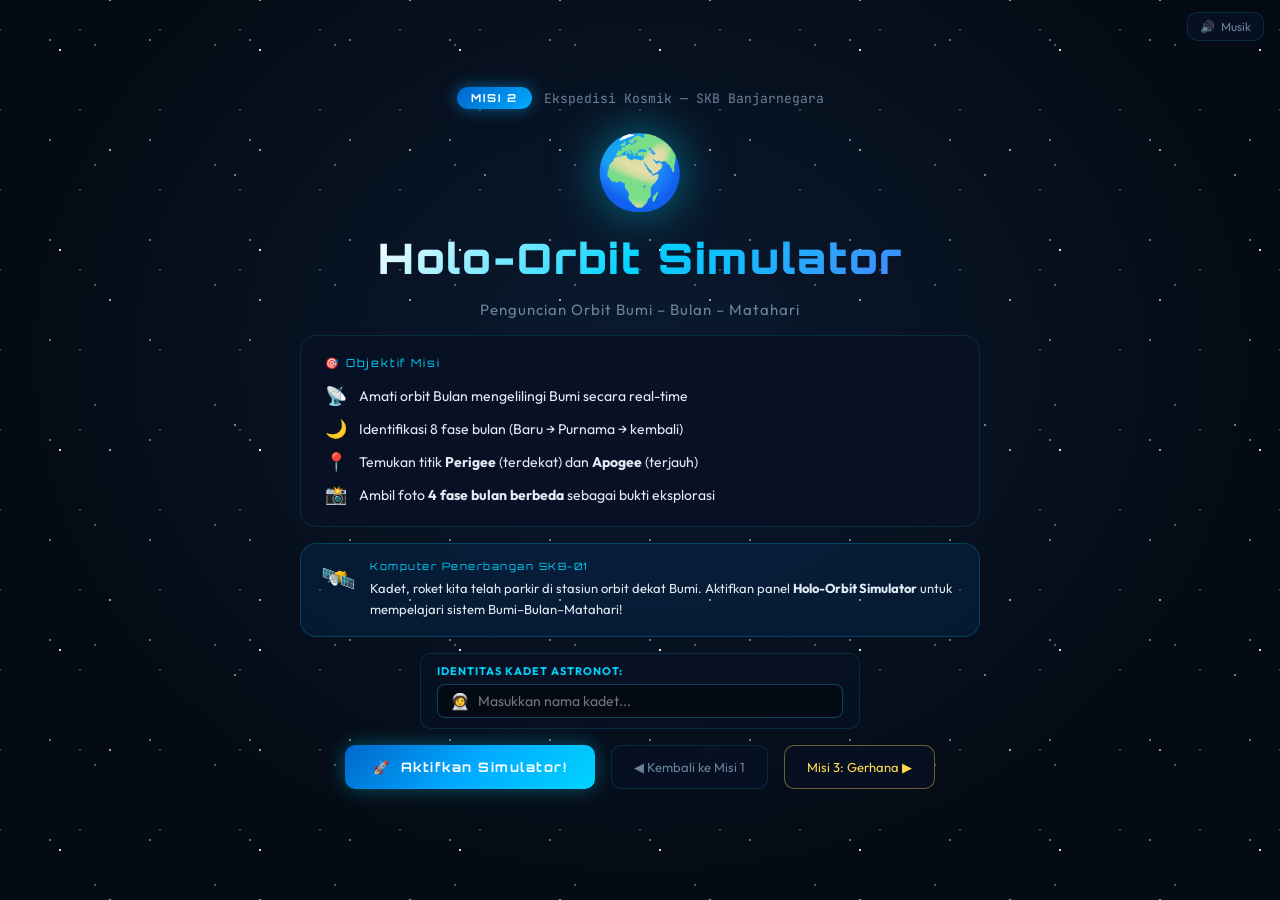
<file: misi2.html>
<!DOCTYPE html>
<html lang="id">
<head>
  <meta charset="UTF-8">
  <meta name="viewport" content="width=device-width, initial-scale=1.0">
  <title>Misi 2: Holo-Orbit Simulator — SKB Banjarnegara</title>
  <meta name="description" content="Simulasi interaktif orbit Bulan, fase bulan, perigee & apogee untuk siswa SKB Banjarnegara.">
  <link rel="preconnect" href="https://fonts.googleapis.com">
  <link rel="preconnect" href="https://fonts.gstatic.com" crossorigin>
  <link href="https://fonts.googleapis.com/css2?family=Outfit:wght@300;400;600;700;900&family=Orbitron:wght@400;700;900&family=JetBrains+Mono:wght@400;700&display=swap" rel="stylesheet">
  <link rel="stylesheet" href="misi2.css">
</head>
<body>
<div id="game-container">

  <!-- ═══ Audio Controls ═══ -->
  <div class="audio-controls" id="audio-controls">
    <button id="btn-toggle-audio" class="btn-audio" title="Toggle Musik">
      <span class="audio-icon" id="audio-icon">🔊</span>
      <span class="audio-label" id="audio-label">Musik</span>
    </button>
  </div>

  <!-- ═══ SCREEN: Intro / Mission Select ═══ -->
  <div id="screen-intro" class="screen active">
    <div class="stars-bg"></div>
    <div class="intro-content">
      <div class="mission-badge-row">
        <span class="mission-num-pill">MISI 2</span>
        <span class="mission-chain">Ekspedisi Kosmik — SKB Banjarnegara</span>
      </div>
      <div class="intro-logo">🌍</div>
      <h1 class="intro-title">Holo-Orbit Simulator</h1>
      <p class="intro-subtitle">Penguncian Orbit Bumi – Bulan – Matahari</p>

      <div class="intro-objectives">
        <div class="obj-header">🎯 Objektif Misi</div>
        <div class="obj-list">
          <div class="obj-item"><span class="obj-icon">📡</span><span>Amati orbit Bulan mengelilingi Bumi secara real-time</span></div>
          <div class="obj-item"><span class="obj-icon">🌙</span><span>Identifikasi 8 fase bulan (Baru → Purnama → kembali)</span></div>
          <div class="obj-item"><span class="obj-icon">📍</span><span>Temukan titik <strong>Perigee</strong> (terdekat) dan <strong>Apogee</strong> (terjauh)</span></div>
          <div class="obj-item"><span class="obj-icon">📸</span><span>Ambil foto <strong>4 fase bulan berbeda</strong> sebagai bukti eksplorasi</span></div>
        </div>
      </div>

      <div class="narration-box-intro">
        <div class="narration-avatar">🛰️</div>
        <div class="narration-text-wrap">
          <div class="narration-speaker">Komputer Penerbangan SKB-01</div>
          <p>Kadet, roket kita telah parkir di stasiun orbit dekat Bumi. Aktifkan panel <strong>Holo-Orbit Simulator</strong> untuk mempelajari sistem Bumi–Bulan–Matahari!</p>
        </div>
      </div>

      <!-- Cadet Profile Card -->
      <div class="cadet-intro-card" style="background: var(--panel); border: 1px solid var(--panel-b); border-radius: var(--radius); padding: 10px 16px; width: 100%; max-width: 440px; display: flex; flex-direction: column; gap: 6px; text-align: left; backdrop-filter: blur(10px);">
        <label for="cadet-name-input-m2" style="font-size: 11px; font-weight: 700; color: var(--cyan); letter-spacing: 1px;">IDENTITAS KADET ASTRONOT:</label>
        <div style="display: flex; align-items: center; gap: 8px; background: rgba(0,0,0,0.4); border: 1px solid rgba(0,212,255,0.3); border-radius: 8px; padding: 6px 12px;">
          <span style="font-size: 16px;">🧑‍🚀</span>
          <input type="text" id="cadet-name-input-m2" placeholder="Masukkan nama kadet..." maxlength="25" style="background: transparent; border: none; color: #fff; font-family: var(--font); font-size: 14px; width: 100%; outline: none;">
        </div>
      </div>

      <div class="intro-buttons">
        <button id="btn-start-mission" class="btn-primary">
          <span>🚀</span> Aktifkan Simulator!
        </button>
        <a href="index.html" class="btn-secondary-link">◀ Kembali ke Misi 1</a>
        <a href="misi3.html" class="btn-secondary-link" style="color: #ffd84d; border-color: rgba(255, 216, 77, 0.4);">Misi 3: Gerhana ▶</a>
      </div>
    </div>
  </div>

  <!-- ═══ SCREEN: Main Simulator ═══ -->
  <div id="screen-sim" class="screen">

    <!-- Top HUD Bar -->
    <div class="hud-top-bar">
      <div class="hud-top-left">
        <span class="hud-mission-tag">🛰️ MISI 2</span>
        <span class="hud-mission-name">Holo-Orbit Simulator</span>
        <span class="hud-player-tag" id="hud-m2-cadet-name" style="font-size: 11px; color: var(--gold); background: rgba(255,216,77,0.12); border: 1px solid rgba(255,216,77,0.3); padding: 2px 8px; border-radius: 12px; font-weight: 700;">Kadet</span>
      </div>
      <div class="hud-objectives-mini">
        <span class="obj-mini" id="mini-obj-1" title="Amati orbit">📡</span>
        <span class="obj-mini" id="mini-obj-2" title="8 Fase Bulan">🌙</span>
        <span class="obj-mini" id="mini-obj-3" title="Perigee & Apogee">📍</span>
        <span class="obj-mini" id="mini-obj-4" title="4 Foto Diambil">📸</span>
        <span class="obj-mini-label" id="obj-complete-label"></span>
      </div>
      <div class="hud-top-right">
        <button id="btn-tutorial-m2" class="btn-hud" title="Buka Panduan Holo-Orbit">❓ Panduan</button>
        <button id="btn-logbook-m2" class="btn-hud">📚 Catatan</button>
        <a href="index.html" class="btn-hud">◀ Misi 1</a>
        <a href="misi3.html" class="btn-hud" style="color: var(--cyan); border-color: rgba(0, 212, 255, 0.4);">Misi 3: Gerhana ▶</a>
      </div>
    </div>

    <!-- Main 3-Column Layout -->
    <div class="sim-layout" id="sim-layout" data-active-tab="phase">

      <!-- LEFT: Control Panel -->
      <div class="control-panel" id="control-panel">
        <div class="panel-header"><span class="panel-badge">⚙️</span><span>Panel Kendali Orbit</span></div>

        <div class="control-group">
          <label class="ctrl-label">🔄 Kecepatan Orbit Bulan <span class="ctrl-value" id="val-speed">1.0×</span></label>
          <input type="range" id="slider-speed" class="ctrl-slider" min="0" max="5" step="0.1" value="1">
          <div class="ctrl-hint">Geser untuk mempercepat / memperlambat</div>
        </div>

        <div class="control-group">
          <label class="ctrl-label">📐 Eksentrisitas Orbit <span class="ctrl-value" id="val-ecc">0.05</span></label>
          <input type="range" id="slider-ecc" class="ctrl-slider" min="0" max="0.50" step="0.01" value="0.05">
          <div class="ctrl-hint">Atur elipsitas lintasan (0 = lingkaran sempurna)</div>
        </div>

        <div class="control-group">
          <label class="ctrl-label">📏 Inklinasi Orbit <span class="ctrl-value" id="val-inc">5°</span></label>
          <input type="range" id="slider-inc" class="ctrl-slider" min="0" max="30" step="1" value="5">
          <div class="ctrl-hint">Kemiringan bidang orbit terhadap ekliptika</div>
        </div>

        <div class="ctrl-divider"></div>

        <!-- Perigee / Apogee Stats -->
        <div class="orbital-stats">
          <div class="orbital-stat-card perigee-card" id="card-perigee">
            <div class="os-icon">🔴</div>
            <div class="os-body">
              <div class="os-label">PERIGEE</div>
              <div class="os-value" id="val-perigee">362.600 km</div>
              <div class="os-desc">Titik orbit terdekat</div>
            </div>
          </div>
          <div class="orbital-stat-card apogee-card" id="card-apogee">
            <div class="os-icon">🔵</div>
            <div class="os-body">
              <div class="os-label">APOGEE</div>
              <div class="os-value" id="val-apogee">405.500 km</div>
              <div class="os-desc">Titik orbit terjauh</div>
            </div>
          </div>
        </div>

        <!-- Current Distance -->
        <div class="current-dist-box">
          <div class="cd-label">📡 Jarak Bulan Saat Ini</div>
          <div class="cd-value" id="val-current-dist">384.400 km</div>
          <div class="cd-bar-wrap">
            <div class="cd-bar" id="dist-bar" style="width:50%"></div>
            <span class="cd-bar-label cd-bar-near">Perigee</span>
            <span class="cd-bar-label cd-bar-far">Apogee</span>
          </div>
        </div>

        <div class="ctrl-divider"></div>

        <!-- Gerhana Info Panel -->
        <div class="eclipse-info-panel" id="eclipse-info-panel">
          <div class="eclipse-header">
            <span>🌑 Status Gerhana</span>
          </div>
          <div class="eclipse-status" id="eclipse-status">Tidak ada gerhana</div>
          <div class="eclipse-hint" id="eclipse-hint">Atur posisi Bulan sejajar dengan Matahari–Bumi untuk memicu gerhana!</div>
        </div>

        <div class="ctrl-divider"></div>

        <button id="btn-pause" class="btn-ctrl-primary">
          <span id="pause-icon">⏸️</span> <span id="pause-label">Pause Simulasi</span>
        </button>
        <button id="btn-reset" class="btn-ctrl-secondary">🔄 Reset Orbit</button>
      </div>

      <!-- CENTER: Canvas Viewport -->
      <div class="canvas-viewport" id="canvas-viewport">
        <div class="scanline-overlay"></div>
        <canvas id="orbit-canvas"></canvas>

        <!-- Phase Overlay (top left of canvas) -->
        <div class="phase-overlay" id="phase-overlay">
          <div class="phase-icon-large" id="phase-icon-large">🌑</div>
          <div class="phase-name-display" id="phase-name-display">Bulan Baru</div>
          <div class="phase-angle-display" id="phase-angle-display">0°</div>
        </div>

        <!-- Event Toast -->
        <div class="orbital-event-toast hidden" id="orbital-event-toast">
          <span id="event-toast-icon">📍</span>
          <span id="event-toast-text">Mencapai Perigee!</span>
        </div>

        <!-- Eclipse Toast -->
        <div class="eclipse-event-toast hidden" id="eclipse-event-toast">
          <span id="eclipse-toast-icon">🌑</span>
          <span id="eclipse-toast-text">Gerhana Matahari Terdeteksi!</span>
        </div>

        <!-- Zoom Controls -->
        <div class="zoom-controls">
          <button id="btn-zoom-in" class="btn-zoom">+</button>
          <button id="btn-zoom-out" class="btn-zoom">−</button>
          <span class="zoom-label" id="zoom-label">1.0×</span>
        </div>
      </div>

      <!-- Mobile Tab Switcher (Visible on mobile/tablet <= 900px) -->
      <div class="mobile-sim-tabs" id="mobile-sim-tabs">
        <button class="m-tab-btn active" id="btn-tab-phase" data-tab="phase" type="button">
          <span class="m-tab-icon">📸</span>
          <span class="m-tab-text">Kamera &amp; Fase</span>
          <span class="m-tab-badge" id="m-tab-badge-photos">0/4</span>
        </button>
        <button class="m-tab-btn" id="btn-tab-ctrl" data-tab="ctrl" type="button">
          <span class="m-tab-icon">⚙️</span>
          <span class="m-tab-text">Kendali Orbit</span>
        </button>
      </div>

      <!-- RIGHT: Phase Panel & Camera -->
      <div class="phase-panel" id="phase-panel">
        <div class="panel-header"><span class="panel-badge">🌙</span><span>8 Fase Bulan</span></div>
        <div class="phase-grid" id="phase-grid">
          <!-- Populated by JS -->
        </div>

        <div class="ctrl-divider"></div>

        <!-- Camera Section -->
        <div class="camera-section">
          <div class="panel-header"><span class="panel-badge">📸</span><span>Kamera Misi</span></div>
          <div class="camera-preview" id="camera-preview">
            <div class="camera-reticle">
              <span class="rc rc-tl"></span><span class="rc rc-tr"></span>
              <span class="rc rc-bl"></span><span class="rc rc-br"></span>
            </div>
            <div class="cam-moon-view" id="cam-moon-view">
              <div class="cam-moon-graphic" id="cam-moon-graphic">🌑</div>
            </div>
            <div class="cam-data-bar">
              <span id="cam-phase-label">Bulan Baru</span>
              <span id="cam-angle-label">0°</span>
            </div>
          </div>

          <button id="btn-capture" class="btn-capture">
            <span>📸</span> Ambil Foto Fase Bulan
          </button>
          <div class="capture-counter">
            Foto: <span id="capture-count">0</span>/4 target
            <span class="unique-badge" id="unique-badge"></span>
          </div>

          <!-- Photo Gallery -->
          <div class="photo-gallery" id="photo-gallery"></div>
        </div>

        <div class="ctrl-divider"></div>

        <!-- Mission Status -->
        <div class="mission-status-box">
          <div class="ms-title">📋 Progress Misi</div>
          <div class="ms-bar-wrap"><div class="ms-bar" id="ms-bar"></div></div>
          <div class="ms-percent" id="ms-percent">0%</div>
        </div>
        <button id="btn-complete" class="btn-complete hidden">🏆 Selesaikan Misi!</button>
      </div>

    </div><!-- .sim-layout -->

    <!-- Bottom Ticker -->
    <div class="bottom-ticker">
      <span class="ticker-label">🛰️ KOMPUTER:</span>
      <span class="ticker-text" id="ticker-text">Sistem Holo-Orbit aktif. Gunakan slider untuk mengatur orbit!</span>
    </div>

    <!-- Holo-Orbit Tutorial / Onboarding Modal -->
    <div id="holo-tutorial-modal" class="tutorial-overlay hidden">
      <div class="tutorial-backdrop" id="m2-tutorial-backdrop"></div>
      <div class="tutorial-card">
        <button id="btn-m2-tutorial-x" class="tutorial-close-btn" title="Tutup Panduan" aria-label="Tutup Panduan">✕</button>
        
        <div class="tutorial-header">
          <div class="tutorial-ai-badge">
            <span class="tutorial-ai-icon">🛰️</span>
            <span class="status-dot"></span>
            <span class="tutorial-ai-text">KOMPUTER PENERBANGAN SKB-01</span>
          </div>
          <h2 class="tutorial-title">Panduan Holo-Orbit Simulator</h2>
          <p class="tutorial-subtitle">Halo Kadet <strong id="m2-tutorial-cadet-name">Astronot</strong>! Kuasai dinamika orbit Bulan mengelilingi Bumi dan fenomena gerhana dengan 4 langkah misi berikut:</p>
        </div>

        <div class="tutorial-steps-grid">
          <!-- Step 1 -->
          <div class="tutorial-step-card">
            <div class="step-num-badge">1</div>
            <div class="step-icon">⚙️</div>
            <div class="step-content">
              <h4>Atur Parameter Orbit</h4>
              <p>Gunakan panel kendali untuk mengubah <strong>Kecepatan Orbit</strong>, <strong>Eksentrisitas</strong> (kelonjongan elips), dan <strong>Inklinasi</strong> sudut kemiringan bidang orbit.</p>
            </div>
          </div>

          <!-- Step 2 -->
          <div class="tutorial-step-card">
            <div class="step-num-badge">2</div>
            <div class="step-icon">📍</div>
            <div class="step-content">
              <h4>Amati Perigee &amp; Apogee</h4>
              <p>Perhatikan jarak orbit Bulan secara real-time. Temukan titik <strong>Perigee</strong> (terdekat ~363.000 km) dan <strong>Apogee</strong> (terjauh ~405.000 km) dari Bumi.</p>
            </div>
          </div>

          <!-- Step 3 -->
          <div class="tutorial-step-card">
            <div class="step-num-badge">3</div>
            <div class="step-icon">📸</div>
            <div class="step-content">
              <h4>Abadikan 4 Fase Bulan Unik</h4>
              <p>Bulan berubah fase seiring posisinya terhadap Matahari &amp; Bumi. Klik tombol emas <strong>"📸 Ambil Foto Fase Bulan"</strong> untuk mengumpulkan target <strong>4 fase berbeda</strong>!</p>
            </div>
          </div>

          <!-- Step 4 -->
          <div class="tutorial-step-card">
            <div class="step-num-badge">4</div>
            <div class="step-icon">🌑</div>
            <div class="step-content">
              <h4>Deteksi Posisi Gerhana</h4>
              <p>Saat Matahari, Bulan, dan Bumi sejajar sempurna, perhatikan indikator <strong>Gerhana Matahari</strong> atau <strong>Gerhana Bulan</strong> aktif di panel simulator!</p>
            </div>
          </div>
        </div>

        <div class="tutorial-footer">
          <div class="tutorial-tip">
            <span class="tip-icon">💡</span>
            <span>Di perangkat HP, gunakan tab <strong>📸 Kamera &amp; Fase</strong> dan <strong>⚙️ Kendali Orbit</strong>. Panduan ini bisa dibuka kapan saja lewat tombol <strong>❓ Panduan</strong> di bilah atas.</span>
          </div>
          <button id="btn-m2-tutorial-start" class="btn-primary btn-tutorial-start">
            <span>Siap, Operasikan Orbit!</span> 🚀
          </button>
        </div>
      </div>
    </div>
  </div>

  <!-- ═══ SCREEN: Mission Complete ═══ -->
  <div id="screen-complete" class="screen">
    <div class="stars-bg"></div>
    <div class="complete-content">
      <div class="complete-badge">🏅</div>
      <h2>Misi 2 Selesai!</h2>
      <p class="complete-sub">Holo-Orbit Simulator berhasil dioperasikan, Kadet!</p>

      <div class="complete-stats-grid" id="complete-stats"></div>

      <div class="gallery-recap">
        <h3>📷 Koleksi Foto Astronomimu</h3>
        <div class="gallery-recap-grid" id="gallery-recap-grid"></div>
      </div>

      <div class="complete-certificate">
        <div class="cert-mini-header">
          <span class="cert-skb">SKB BANJARNEGARA</span> — Sertifikat Penyelesaian Misi
        </div>
        <div class="cert-cadet-name" id="cert-cadet-name">—</div>
        <div class="cert-mission">telah menyelesaikan Misi 2: Holo-Orbit Simulator</div>
        <div class="cert-grade" id="cert-grade">Predikat: —</div>
      </div>

      <div class="complete-actions">
        <a href="misi3.html" id="btn-next-mission" class="btn-primary" style="text-decoration: none;">
          🚀 Lanjut ke Misi 3: Detektif Gerhana
        </a>
        <button id="btn-replay-m2" class="btn-secondary">🔄 Ulangi Misi 2</button>
        <a href="index.html" class="btn-secondary-link">🏠 Kembali ke Misi 1</a>
      </div>
    </div>
  </div>

  <!-- ═══ SCREEN: Logbook ═══ -->
  <div id="screen-logbook" class="screen">
    <div class="logbook-content">
      <h2>📚 Catatan Ilmiah Orbit</h2>
      <p class="logbook-sub">Data Sistem Bumi – Bulan – Matahari</p>

      <div class="logbook-grid">
        <div class="logbook-card">
          <div class="lc-icon">🌍</div>
          <div class="lc-title">Planet Bumi</div>
          <div class="lc-items">
            <div class="lc-row"><span>Jarak ke Matahari</span><strong>149,6 juta km (1 AU)</strong></div>
            <div class="lc-row"><span>Kala Revolusi</span><strong>365,25 hari</strong></div>
            <div class="lc-row"><span>Kala Rotasi</span><strong>24 jam</strong></div>
            <div class="lc-row"><span>Kemiringan Sumbu</span><strong>23,5°</strong></div>
          </div>
        </div>
        <div class="logbook-card">
          <div class="lc-icon">🌙</div>
          <div class="lc-title">Bulan (Luna)</div>
          <div class="lc-items">
            <div class="lc-row"><span>Perigee (Terdekat)</span><strong>362.600 km</strong></div>
            <div class="lc-row"><span>Apogee (Terjauh)</span><strong>405.500 km</strong></div>
            <div class="lc-row"><span>Rata-rata Jarak</span><strong>384.400 km</strong></div>
            <div class="lc-row"><span>Periode Orbit</span><strong>27,3 hari</strong></div>
            <div class="lc-row"><span>Siklus Fase (Sinodik)</span><strong>29,5 hari</strong></div>
            <div class="lc-row"><span>Eksentrisitas Orbit</span><strong>0,0549</strong></div>
          </div>
        </div>
        <div class="logbook-card">
          <div class="lc-icon">🌑</div>
          <div class="lc-title">8 Fase Bulan</div>
          <div class="lc-items">
            <div class="lc-row"><span>🌑 Bulan Baru</span><strong>0° – Tak terlihat</strong></div>
            <div class="lc-row"><span>🌒 Sabit Muda</span><strong>45° – ~25% terang</strong></div>
            <div class="lc-row"><span>🌓 Kuartir Pertama</span><strong>90° – Separuh kanan</strong></div>
            <div class="lc-row"><span>🌔 Cembung Muda</span><strong>135° – ~75% terang</strong></div>
            <div class="lc-row"><span>🌕 Bulan Purnama</span><strong>180° – Penuh terang</strong></div>
            <div class="lc-row"><span>🌖 Cembung Tua</span><strong>225° – ~75% terang</strong></div>
            <div class="lc-row"><span>🌗 Kuartir Terakhir</span><strong>270° – Separuh kiri</strong></div>
            <div class="lc-row"><span>🌘 Sabit Tua</span><strong>315° – ~25% terang</strong></div>
          </div>
        </div>
        <div class="logbook-card">
          <div class="lc-icon">🌑</div>
          <div class="lc-title">Gerhana Matahari & Bulan</div>
          <div class="lc-items">
            <div class="lc-row"><span>Gerhana Matahari</span><strong>Bulan di antara Matahari & Bumi (Bulan Baru)</strong></div>
            <div class="lc-row"><span>Gerhana Bulan</span><strong>Bumi di antara Matahari & Bulan (Bulan Purnama)</strong></div>
            <div class="lc-row"><span>Syzygy</span><strong>Konfigurasi tiga benda sejajar lurus</strong></div>
            <div class="lc-row"><span>Umbra</span><strong>Bayangan penuh (gerhana total)</strong></div>
            <div class="lc-row"><span>Penumbra</span><strong>Bayangan sebagian (gerhana parsial)</strong></div>
          </div>
        </div>
      </div>

      <button id="btn-close-logbook" class="btn-secondary">◀ Kembali ke Simulator</button>
    </div>
  </div>

</div><!-- #game-container -->

<script src="misi2.js"></script>
</body>
</html>
</file>
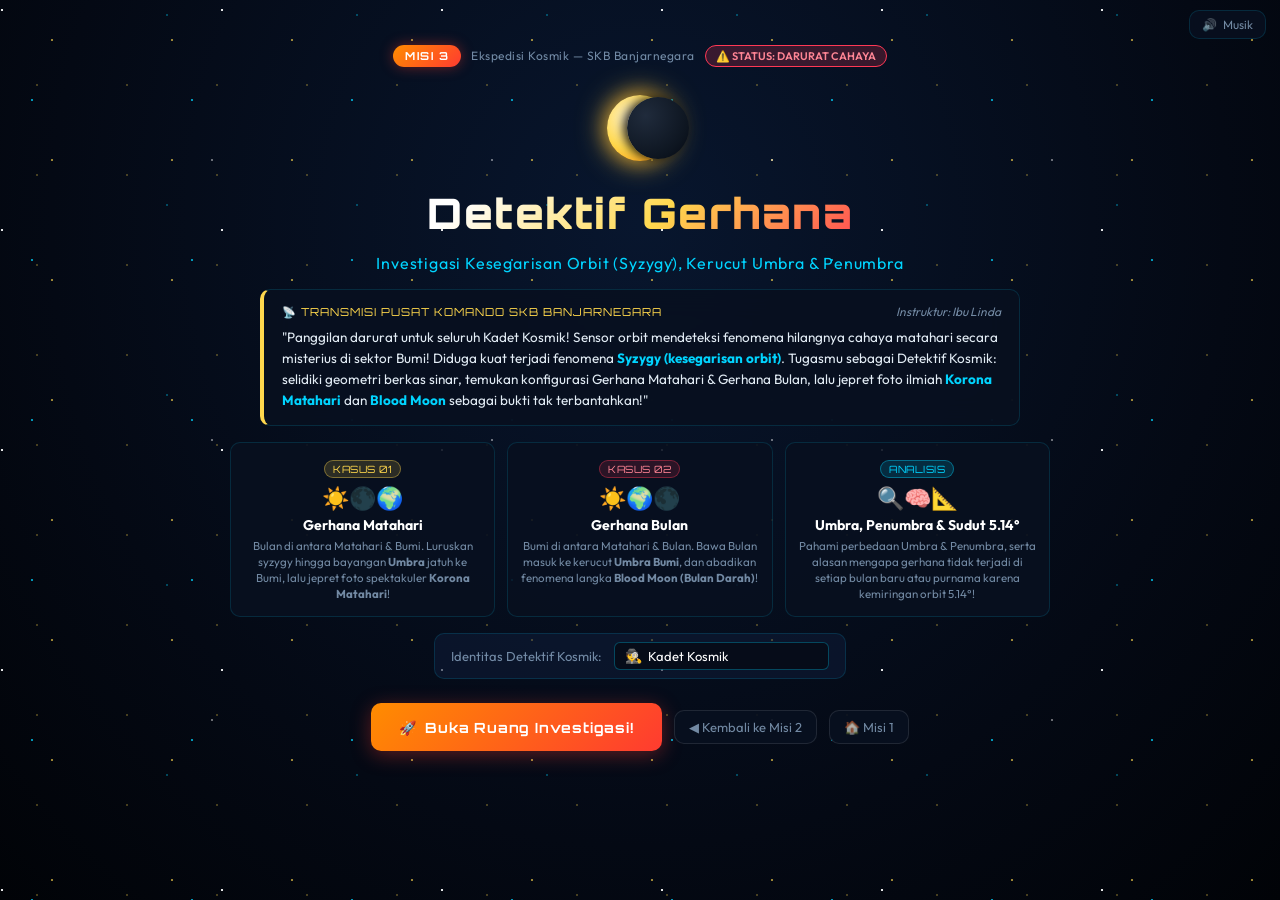
<file: misi3.html>
<!DOCTYPE html>
<html lang="id">
<head>
  <meta charset="UTF-8">
  <meta name="viewport" content="width=device-width, initial-scale=1.0">
  <title>Misi 3: Detektif Gerhana (Solar &amp; Lunar Eclipse) — SKB Banjarnegara</title>
  <meta name="description" content="Investigasi interaktif fenomena Gerhana Matahari, Gerhana Bulan, Umbra, Penumbra, dan Syzygy untuk siswa SKB Banjarnegara.">
  <link rel="preconnect" href="https://fonts.googleapis.com">
  <link rel="preconnect" href="https://fonts.gstatic.com" crossorigin>
  <link href="https://fonts.googleapis.com/css2?family=Outfit:wght@300;400;600;700;900&family=Orbitron:wght@400;700;900&family=JetBrains+Mono:wght@400;700&display=swap" rel="stylesheet">
  <link rel="stylesheet" href="misi3.css">
</head>
<body>
<div id="game-container">

  <!-- ═══ Camera Flash Overlay ═══ -->
  <div id="camera-flash" class="camera-flash"></div>

  <!-- ═══ Audio Controls ═══ -->
  <div class="audio-controls" id="audio-controls">
    <button id="btn-toggle-audio" class="btn-audio" title="Matikan / Nyalakan Audio & Musik">
      <span class="audio-icon" id="audio-icon">🔊</span>
      <span class="audio-label" id="audio-label">Musik</span>
    </button>
  </div>

  <!-- ═══════════════════════════════════════════════════════════
       SCREEN 1: INTRO & BRIEFING DETEKTIF KOSMIK
       ═══════════════════════════════════════════════════════════ -->
  <div id="screen-intro" class="screen active">
    <div class="stars-bg"></div>
    <div class="intro-content">
      <div class="mission-badge-row">
        <span class="mission-num-pill">MISI 3</span>
        <span class="mission-chain">Ekspedisi Kosmik — SKB Banjarnegara</span>
        <span class="alert-status-pill">⚠️ STATUS: DARURAT CAHAYA</span>
      </div>

      <div class="intro-hero-icon">
        <div class="eclipse-logo-glow"></div>
        <div class="eclipse-logo-sun"></div>
        <div class="eclipse-logo-moon"></div>
      </div>

      <h1 class="intro-title">Detektif Gerhana</h1>
      <p class="intro-subtitle">Investigasi Kesegarisan Orbit (Syzygy), Kerucut Umbra &amp; Penumbra</p>

      <!-- Narration Box from Mission Control -->
      <div class="briefing-box">
        <div class="briefing-header">
          <span class="briefing-badge">📡 TRANSMISI PUSAT KOMANDO SKB BANJARNEGARA</span>
          <span class="briefing-officer">Instruktur: Ibu Linda</span>
        </div>
        <p class="briefing-text">
          "Panggilan darurat untuk seluruh Kadet Kosmik! Sensor orbit mendeteksi fenomena hilangnya cahaya matahari secara misterius di sektor Bumi! 
          Diduga kuat terjadi fenomena <strong>Syzygy (kesegarisan orbit)</strong>. Tugasmu sebagai Detektif Kosmik: selidiki geometri berkas sinar, temukan konfigurasi Gerhana Matahari &amp; Gerhana Bulan, lalu jepret foto ilmiah <strong>Korona Matahari</strong> dan <strong>Blood Moon</strong> sebagai bukti tak terbantahkan!"
        </p>
      </div>

      <!-- Objectives Checklist -->
      <div class="intro-cases-grid">
        <div class="case-card">
          <div class="case-badge case-solar">KASUS 01</div>
          <div class="case-icon">☀️🌑🌍</div>
          <div class="case-title">Gerhana Matahari</div>
          <div class="case-desc">Bulan di antara Matahari &amp; Bumi. Luruskan syzygy hingga bayangan <strong>Umbra</strong> jatuh ke Bumi, lalu jepret foto spektakuler <strong>Korona Matahari</strong>!</div>
        </div>
        <div class="case-card">
          <div class="case-badge case-lunar">KASUS 02</div>
          <div class="case-icon">☀️🌍🌑</div>
          <div class="case-title">Gerhana Bulan</div>
          <div class="case-desc">Bumi di antara Matahari &amp; Bulan. Bawa Bulan masuk ke kerucut <strong>Umbra Bumi</strong>, dan abadikan fenomena langka <strong>Blood Moon (Bulan Darah)</strong>!</div>
        </div>
        <div class="case-card">
          <div class="case-badge case-theory">ANALISIS</div>
          <div class="case-icon">🔍🧠📐</div>
          <div class="case-title">Umbra, Penumbra &amp; Sudut 5.14°</div>
          <div class="case-desc">Pahami perbedaan Umbra &amp; Penumbra, serta alasan mengapa gerhana tidak terjadi di setiap bulan baru atau purnama karena kemiringan orbit 5.14°!</div>
        </div>
      </div>

      <!-- Cadet Profile Card -->
      <div class="cadet-intro-card">
        <label for="cadet-name-input">Identitas Detektif Kosmik:</label>
        <div class="cadet-input-wrap">
          <span class="cadet-prefix">🕵️</span>
          <input type="text" id="cadet-name-input" placeholder="Masukkan nama detektif..." maxlength="25">
        </div>
      </div>

      <!-- Intro Actions -->
      <div class="intro-buttons">
        <button id="btn-start-mission" class="btn-primary">
          <span>🚀</span> Buka Ruang Investigasi!
        </button>
        <a href="misi2.html" class="btn-secondary-link">◀ Kembali ke Misi 2</a>
        <a href="index.html" class="btn-secondary-link">🏠 Misi 1</a>
      </div>
    </div>
  </div>

  <!-- ═══════════════════════════════════════════════════════════
       SCREEN 2: RUANG INVESTIGASI SIMULATOR GERHANA
       ═══════════════════════════════════════════════════════════ -->
  <div id="screen-sim" class="screen">

    <!-- Top HUD Bar -->
    <div class="hud-top-bar">
      <div class="hud-top-left">
        <span class="hud-mission-tag">🕵️ MISI 3</span>
        <span class="hud-mission-name">Detektif Gerhana</span>
        <span class="hud-player-tag" id="hud-cadet-name">Kadet</span>
      </div>

      <!-- Syzygy Meter in HUD -->
      <div class="hud-syzygy-wrapper" title="Tingkat Kesegarisan Orbit (Syzygy)">
        <span class="syzygy-hud-label">SYZYGY:</span>
        <div class="syzygy-hud-track">
          <div class="syzygy-hud-fill" id="hud-syzygy-fill" style="width: 0%;"></div>
        </div>
        <span class="syzygy-hud-val" id="hud-syzygy-pct">0%</span>
        <span class="syzygy-hud-state" id="hud-syzygy-status">TIDAK SEGARIS</span>
      </div>

      <!-- Mini Objective Evidence Badges -->
      <div class="hud-objectives-mini">
        <div class="evidence-pip" id="pip-solar" title="Foto Gerhana Matahari">
          <span>☀️</span>
          <span class="pip-mark">○</span>
        </div>
        <div class="evidence-pip" id="pip-lunar" title="Foto Gerhana Bulan (Blood Moon)">
          <span>🩸</span>
          <span class="pip-mark">○</span>
        </div>
        <div class="evidence-pip" id="pip-quiz" title="Uji Teori Detektif">
          <span>🧠</span>
          <span class="pip-mark">○</span>
        </div>
      </div>

      <div class="hud-top-right">
        <button id="btn-tutorial-m3" class="btn-hud" title="Buka Panduan Detektif Gerhana">❓ Panduan</button>
        <button id="btn-open-archive" class="btn-hud" title="Buka Arsip Teori & Sains Gerhana">📚 Arsip Sains</button>
        <button id="btn-open-quiz-direct" class="btn-hud" title="Uji Teori Detektif">🧠 Uji Kuis</button>
        <a href="misi2.html" class="btn-hud">◀ Misi 2</a>
        <a href="index.html" class="btn-hud">🏠 Misi 1</a>
      </div>
    </div>

    <!-- Main 3-Column Layout -->
    <div class="sim-layout">

      <!-- ─── COLUMN 1: PANEL KENDALI INVESTIGASI ─── -->
      <div class="control-panel">
        
        <!-- Case Switcher -->
        <div class="case-tabs">
          <button class="case-tab active" id="tab-case-solar" data-case="solar">
            <span class="tab-icon">☀️</span>
            <span class="tab-text">Kasus 1: Matahari</span>
          </button>
          <button class="case-tab" id="tab-case-lunar" data-case="lunar">
            <span class="tab-icon">🩸</span>
            <span class="tab-text">Kasus 2: Bulan</span>
          </button>
          <button class="case-tab" id="tab-case-sandbox" data-case="sandbox">
            <span class="tab-icon">🔭</span>
            <span class="tab-text">Mode Bebas</span>
          </button>
        </div>

        <!-- Case Mission Card -->
        <div class="case-brief-card" id="case-brief-card">
          <div class="cbc-header">
            <span class="cbc-badge" id="cbc-badge">KASUS 01</span>
            <span class="cbc-title" id="cbc-title">Gerhana Matahari</span>
          </div>
          <p class="cbc-desc" id="cbc-desc">
            Atur posisi Bulan di antara Matahari dan Bumi pada garis lurus. Luruskan kemiringan orbit agar bayangan <strong>Umbra</strong> tepat jatuh ke Bumi!
          </p>
          <div class="cbc-target-row">
            <span class="cbc-target-label">🎯 Target Jepretan:</span>
            <span class="cbc-target-val" id="cbc-target-val">Foto Korona Matahari (Totalitas)</span>
          </div>
        </div>

        <!-- Syzygy Radar Gauge -->
        <div class="syzygy-card">
          <div class="syzygy-card-header">
            <span>📐 Indikator Kesegarisan (Syzygy)</span>
            <span class="syzygy-badge-lock" id="syzygy-lock-tag">BELUM SEGARIS</span>
          </div>
          <div class="syzygy-meter-large">
            <div class="syzygy-meter-bar" id="syzygy-meter-bar" style="width: 0%;"></div>
            <div class="syzygy-sweet-spot" title="Zona Gerhana Total (Totalitas)"></div>
          </div>
          <div class="syzygy-meta-row">
            <span>Penyimpangan Sudut: <strong id="val-angle-offset">0.0°</strong></span>
            <span>Zona Pengamat: <strong id="val-shadow-zone">Luar Bayangan</strong></span>
          </div>
        </div>

        <!-- Interactive Sliders -->
        <div class="controls-scrollable">

          <!-- Moon Orbit Angle Slider -->
          <div class="control-group">
            <div class="ctrl-header">
              <label class="ctrl-label">🌙 Sudut Posisi Bulan</label>
              <span class="ctrl-value" id="val-moon-deg">0° (Bulan Baru)</span>
            </div>
            <input type="range" id="slider-moon-angle" class="ctrl-slider" min="0" max="360" step="0.5" value="0">
            <div class="angle-quick-actions">
              <button class="btn-chip" id="btn-step-prev">-15°</button>
              <button class="btn-chip" id="btn-quick-solar">⚡ Syzygy Matahari (0°)</button>
              <button class="btn-chip" id="btn-quick-lunar">⚡ Syzygy Bulan (180°)</button>
              <button class="btn-chip" id="btn-step-next">+15°</button>
            </div>
          </div>

          <!-- Moon Distance (Perigee vs Apogee) Slider -->
          <div class="control-group">
            <div class="ctrl-header">
              <label class="ctrl-label">📏 Jarak Bulan (Ukuran Piringan)</label>
              <span class="ctrl-value" id="val-moon-dist">Perigee (Terdekat)</span>
            </div>
            <input type="range" id="slider-moon-dist" class="ctrl-slider" min="360000" max="406000" step="1000" value="362000">
            <div class="dist-labels">
              <span class="dist-perigee">🟢 Perigee (362.600 km → Total)</span>
              <span class="dist-apogee">🟠 Apogee (405.500 km → Cincin)</span>
            </div>
          </div>

          <!-- Orbital Inclination (5.14°) Slider -->
          <div class="control-group">
            <div class="ctrl-header">
              <label class="ctrl-label">📐 Kemiringan Orbit Bulan</label>
              <span class="ctrl-value" id="val-inclination">0.0° (Sejajar)</span>
            </div>
            <input type="range" id="slider-inclination" class="ctrl-slider" min="0" max="5.14" step="0.1" value="0">
            <div class="ctrl-hint">💡 Pada alam nyata, orbit bulan miring 5,14°. Gerhana HANYA terjadi saat kemiringan mendekati 0° (Simpul Orbit / Node).</div>
          </div>

          <!-- Simulation Flow Controls -->
          <div class="control-group-sim">
            <button id="btn-play-pause" class="btn-ctrl-toggle">⏸️ Jeda</button>
            <div class="speed-btns">
              <button class="btn-speed active" data-speed="1">1×</button>
              <button class="btn-speed" data-speed="2">2×</button>
              <button class="btn-speed" data-speed="4">4×</button>
            </div>
            <button id="btn-reset-pos" class="btn-ctrl-toggle" title="Reset Posisi">🔄 Reset</button>
          </div>

          <!-- Visual Layers -->
          <div class="layer-toggles">
            <label class="toggle-item">
              <input type="checkbox" id="chk-show-rays" checked>
              <span class="toggle-custom"></span>
              <span class="toggle-text">🔦 Berkas Sinar Cahaya Geometri</span>
            </label>
            <label class="toggle-item">
              <input type="checkbox" id="chk-show-cones" checked>
              <span class="toggle-custom"></span>
              <span class="toggle-text">🌑 Kerucut Umbra &amp; Penumbra</span>
            </label>
            <label class="toggle-item">
              <input type="checkbox" id="chk-show-labels" checked>
              <span class="toggle-custom"></span>
              <span class="toggle-text">🏷️ Label Benda &amp; Sinar Optik</span>
            </label>
          </div>

        </div><!-- .controls-scrollable -->
      </div><!-- .control-panel -->

      <!-- ─── COLUMN 2: RADAR & INTERACTIVE CANVAS ─── -->
      <div class="canvas-panel">
        
        <!-- Canvas Status Header Banner -->
        <div class="canvas-status-banner">
          <div class="csb-left">
            <span class="csb-dot pulse-dot"></span>
            <span class="csb-title" id="canvas-status-title">Peta Geometri Cahaya &amp; Bayangan</span>
          </div>
          <div class="csb-right">
            <span class="csb-phenomenon" id="csb-phenomenon">Status: Konfigurasi Normal</span>
          </div>
        </div>

        <!-- The Main 2D Interactive Space Canvas -->
        <div class="canvas-wrapper" id="canvas-wrapper">
          <canvas id="simCanvas"></canvas>

          <!-- Interactive Drag Prompt Overlay -->
          <div class="canvas-hint-pill" id="canvas-hint">
            <span>🖱️</span> Kadet dapat <strong>menggeser Bulan</strong> secara langsung di layar orbit!
          </div>

          <!-- Canvas Zoom & Reset Controls -->
          <div class="canvas-zoom-controls">
            <button id="btn-zoom-in" class="btn-zoom" title="Perbesar Tampilan">+</button>
            <button id="btn-zoom-reset" class="btn-zoom" title="Reset Zoom">⊙</button>
            <button id="btn-zoom-out" class="btn-zoom" title="Perkecil Tampilan">−</button>
          </div>

          <!-- Legend Bar on Canvas Bottom -->
          <div class="canvas-legend">
            <div class="legend-item"><span class="legend-swatch swatch-umbra"></span><span>Umbra (Gelap Total)</span></div>
            <div class="legend-item"><span class="legend-swatch swatch-penumbra"></span><span>Penumbra (Gelap Sebagian)</span></div>
            <div class="legend-item"><span class="legend-swatch swatch-ray"></span><span>Berkas Sinar Matahari</span></div>
          </div>
        </div>

      </div><!-- .canvas-panel -->

      <!-- ─── COLUMN 3: VIEWFINDER TELESKOP & KAMERA BUKTI ─── -->
      <div class="viewfinder-panel">

        <div class="vf-header">
          <div class="vf-title-wrap">
            <span class="vf-badge">TELESKOP SPEKTROSKOPI SKB-03</span>
            <div class="vf-title">Perspektif Pengamat Bumi</div>
          </div>
          <span class="vf-status-live" id="vf-live-tag">● LIVE</span>
        </div>

        <!-- Circular High-Tech Viewfinder Canvas -->
        <div class="viewfinder-circle-wrap">
          <div class="vf-reticle-ring"></div>
          <div class="vf-crosshairs"></div>
          <canvas id="telescopeCanvas" width="320" height="320"></canvas>
          <div class="vf-scan-line"></div>
          <div class="vf-corner tl"></div>
          <div class="vf-corner tr"></div>
          <div class="vf-corner bl"></div>
          <div class="vf-corner br"></div>
        </div>

        <!-- Viewfinder Telemetry Data -->
        <div class="vf-telemetry-grid">
          <div class="vft-item">
            <span class="vft-label">OBJEK FOKUS</span>
            <strong class="vft-val" id="tele-target">Matahari (Surya)</strong>
          </div>
          <div class="vft-item">
            <span class="vft-label">KONDISI VISUAL</span>
            <strong class="vft-val" id="tele-condition">Terbuka Penuh</strong>
          </div>
          <div class="vft-item">
            <span class="vft-label">TUTUPAN CAHAYA</span>
            <strong class="vft-val highlight" id="tele-obscuration">0.0%</strong>
          </div>
          <div class="vft-item">
            <span class="vft-label">FENOMENA FISIKA</span>
            <strong class="vft-val" id="tele-phenom">—</strong>
          </div>
        </div>

        <!-- Evidence Camera Action Section -->
        <div class="camera-action-card">
          <div class="cam-status-message" id="cam-status-msg">
            Arahkan posisi Bulan ke garis Syzygy untuk menjepret foto gerhana!
          </div>

          <button id="btn-capture-photo" class="btn-capture" disabled>
            <span class="cam-shutter-icon">📷</span>
            <div class="cam-btn-texts">
              <span class="cam-btn-main">AMBIL FOTO BUKTI</span>
              <span class="cam-btn-sub" id="cam-btn-sub">Terkunci saat Totalitas Gerhana</span>
            </div>
          </button>
        </div>

        <!-- Evidence Dossier Slots -->
        <div class="evidence-dossier-card">
          <div class="edc-header">
            <span>📁 Dossier Bukti Ilmiah</span>
            <span class="edc-counter" id="edc-counter">0 / 2 Wajib</span>
          </div>

          <div class="evidence-slots-row">
            
            <!-- Slot 1: Gerhana Matahari -->
            <div class="evidence-slot" id="slot-solar">
              <div class="slot-preview" id="preview-solar">
                <span class="slot-ph-icon">☀️</span>
                <span class="slot-ph-label">Foto Korona</span>
              </div>
              <div class="slot-info">
                <div class="slot-name">Gerhana Matahari</div>
                <div class="slot-badge" id="badge-solar">Belum Diambil</div>
              </div>
            </div>

            <!-- Slot 2: Gerhana Bulan -->
            <div class="evidence-slot" id="slot-lunar">
              <div class="slot-preview" id="preview-lunar">
                <span class="slot-ph-icon">🩸</span>
                <span class="slot-ph-label">Foto Blood Moon</span>
              </div>
              <div class="slot-info">
                <div class="slot-name">Gerhana Bulan</div>
                <div class="slot-badge" id="badge-lunar">Belum Diambil</div>
              </div>
            </div>

            <!-- Slot 3: Bonus Gerhana Cincin / Parsial -->
            <div class="evidence-slot" id="slot-bonus">
              <div class="slot-preview" id="preview-bonus">
                <span class="slot-ph-icon">💍</span>
                <span class="slot-ph-label">Bonus: Cincin</span>
              </div>
              <div class="slot-info">
                <div class="slot-name">Gerhana Cincin</div>
                <div class="slot-badge" id="badge-bonus">Tantangan</div>
              </div>
            </div>

          </div><!-- .evidence-slots-row -->

          <!-- Finish Challenge Button -->
          <button id="btn-proceed-quiz" class="btn-quiz-proceed" disabled>
            <span>🧠</span> Lanjut ke Uji Teori Detektif (Kuis)!
          </button>
        </div>

      </div><!-- .viewfinder-panel -->

    </div><!-- .sim-layout -->

    <!-- Bottom Ticker -->
    <div class="bottom-ticker">
      <div class="ticker-prefix">
        <span class="pulse-radar">📡</span>
        <span>KOMUNIKASI PUSAT KENDALI:</span>
      </div>
      <div class="ticker-body">
        <span class="ticker-text" id="ticker-text">
          Sensor aktif. Geser sudut Bulan untuk mencari garis Syzygy dan amati pembentukan bayangan Umbra!
        </span>
      </div>
    </div>

    <!-- Eclipse Tutorial / Onboarding Modal -->
    <div id="eclipse-tutorial-modal" class="tutorial-overlay hidden">
      <div class="tutorial-backdrop" id="m3-tutorial-backdrop"></div>
      <div class="tutorial-card">
        <button id="btn-m3-tutorial-x" class="tutorial-close-btn" title="Tutup Panduan" aria-label="Tutup Panduan">✕</button>
        
        <div class="tutorial-header">
          <div class="tutorial-ai-badge">
            <span class="tutorial-ai-icon">🕵️</span>
            <span class="status-dot"></span>
            <span class="tutorial-ai-text">LABORATORIUM DETEKTIF KOSMIK SKB BANJARNEGARA</span>
          </div>
          <h2 class="tutorial-title">Panduan Detektif Gerhana</h2>
          <p class="tutorial-subtitle">Halo Detektif <strong id="m3-tutorial-cadet-name">Kadet</strong>! Pecahkan rahasia gerhana Matahari dan Bulan dengan 4 langkah investigasi berikut:</p>
        </div>

        <div class="tutorial-steps-grid">
          <!-- Step 1 -->
          <div class="tutorial-step-card">
            <div class="step-num-badge">1</div>
            <div class="step-icon">☀️</div>
            <div class="step-content">
              <h4>Pilih Kasus Investigasi</h4>
              <p>Pilih <strong>Kasus 1: Gerhana Matahari</strong> (Bulan di antara Matahari &amp; Bumi) atau <strong>Kasus 2: Gerhana Bulan</strong> (Bumi di antara Matahari &amp; Bulan).</p>
            </div>
          </div>

          <!-- Step 2 -->
          <div class="tutorial-step-card">
            <div class="step-num-badge">2</div>
            <div class="step-icon">🎛️</div>
            <div class="step-content">
              <h4>Kunci Kesegarisan (Syzygy)</h4>
              <p>Geser <strong>posisi Bulan</strong> dan turunkan <strong>inklinasi orbit</strong> (dari 5.14° mendekati 0°) hingga indikator <strong>Syzygy mencapai 100%</strong>.</p>
            </div>
          </div>

          <!-- Step 3 -->
          <div class="tutorial-step-card">
            <div class="step-num-badge">3</div>
            <div class="step-icon">📸</div>
            <div class="step-content">
              <h4>Koleksi Bukti Foto Gerhana</h4>
              <p>Saat bayangan <strong>Umbra</strong> mengunci target di jendela viewfinder, tekan tombol <strong>"📸 Abadikan Bukti Gerhana"</strong> untuk memotret Korona Matahari atau Blood Moon!</p>
            </div>
          </div>

          <!-- Step 4 -->
          <div class="tutorial-step-card">
            <div class="step-num-badge">4</div>
            <div class="step-icon">🧠</div>
            <div class="step-content">
              <h4>Pelajari Teori &amp; Selesaikan Kuis</h4>
              <p>Buka <strong>📚 Arsip Sains</strong> untuk memahami Umbra vs Penumbra, lalu selesaikan <strong>Uji Teori Kuis</strong> untuk meraih Sertifikat Keahlian Gerhana!</p>
            </div>
          </div>
        </div>

        <div class="tutorial-footer">
          <div class="tutorial-tip">
            <span class="tip-icon">💡</span>
            <span>Panduan ini bisa kamu buka kembali kapan saja dengan menekan tombol <strong>❓ Panduan</strong> di bilah atas.</span>
          </div>
          <button id="btn-m3-tutorial-start" class="btn-primary btn-tutorial-start">
            <span>Siap, Mulai Investigasi!</span> 🔍
          </button>
        </div>
      </div>
    </div>

  </div><!-- #screen-sim -->

  <!-- ═══════════════════════════════════════════════════════════
       SCREEN 3: UJI KASUS & TEORI DETEKTIF KOSMIK (QUIZ)
       ═══════════════════════════════════════════════════════════ -->
  <div id="screen-quiz" class="screen">
    <div class="stars-bg"></div>
    <div class="quiz-container">
      
      <div class="quiz-header">
        <div class="mission-badge-row">
          <span class="mission-num-pill">MISI 3</span>
          <span class="mission-chain">Verifikasi Detektif Kosmik SKB Banjarnegara</span>
        </div>
        <h2>🧠 Evaluasi Kasus &amp; Teori Gerhana</h2>
        <p>Jawab 3 pertanyaan studi kasus dari Ibu Linda untuk menuntaskan penyelidikan ilmiah!</p>
      </div>

      <!-- Quiz Card Area -->
      <div class="quiz-card" id="quiz-card">
        
        <div class="quiz-progress-bar">
          <div class="quiz-progress-fill" id="quiz-progress-fill" style="width: 33%;"></div>
        </div>

        <div class="quiz-step-label">
          <span id="quiz-question-num">Pertanyaan 1 dari 3</span>
          <span class="quiz-score-badge" id="quiz-score-badge">Skor: 0</span>
        </div>

        <div class="quiz-question-text" id="quiz-question-text">
          Loading pertanyaan...
        </div>

        <div class="quiz-diagram-box" id="quiz-diagram-box">
          <!-- Optional ASCII or SVG diagram -->
        </div>

        <div class="quiz-options-list" id="quiz-options-list">
          <!-- Rendered dynamically -->
        </div>

        <div class="quiz-feedback-box" id="quiz-feedback-box">
          <div class="qfb-title" id="qfb-title"></div>
          <div class="qfb-desc" id="qfb-desc"></div>
        </div>

        <div class="quiz-nav-row">
          <button id="btn-quiz-next" class="btn-primary" style="display: none;">
            Pertanyaan Berikutnya ▶
          </button>
        </div>

      </div><!-- .quiz-card -->

      <div class="quiz-back-action">
        <button id="btn-back-to-sim" class="btn-secondary">◀ Kembali ke Simulator Gerhana</button>
      </div>

    </div>
  </div>

  <!-- ═══════════════════════════════════════════════════════════
       SCREEN 4: MISSION COMPLETE & SERTIFIKAT DETEKTIF KOSMIK
       ═══════════════════════════════════════════════════════════ -->
  <div id="screen-complete" class="screen">
    <div class="stars-bg"></div>
    <div class="complete-scroll-wrap">
      <div class="complete-content">
        
        <div class="complete-trophy-anim">
          <div class="trophy-glow"></div>
          <div class="trophy-icon">🏆</div>
        </div>

        <h1 class="complete-title">Kasus Berhasil Dipecahkan!</h1>
        <p class="complete-subtitle">Laporan Ilmiah Detektif Gerhana Diterima oleh Pusat Komando SKB Banjarnegara</p>

        <!-- Gallery of Captured Eclipse Evidence -->
        <div class="evidence-showcase">
          <h3 class="es-title">📷 Bukti Pengamatan Astronomi Kadet</h3>
          <div class="es-grid" id="es-grid">
            <!-- Dynamically populated photo cards -->
          </div>
        </div>

        <!-- Official Certificate of Detective Merit -->
        <div class="official-cert-card" id="printable-certificate">
          <div class="cert-border-outer">
            <div class="cert-border-inner">
              
              <div class="cert-head">
                <div class="cert-brand">
                  <span class="cert-org">SKB BANJARNEGARA</span>
                  <span class="cert-div">PUSAT RISET DAN PENDIDIKAN SAINS KOSMIK</span>
                </div>
                <div class="cert-number" id="cert-doc-id">No: SKB-ECLIPSE-2026-039</div>
              </div>

              <div class="cert-banner">
                <h2>SERTIFIKAT PENGHARGAAN DETEKTIF KOSMIK</h2>
                <div class="cert-under">Diberikan secara resmi kepada:</div>
              </div>

              <div class="cert-recipient" id="cert-recipient-name">KADET ASTRONOMI</div>

              <p class="cert-paragraph">
                Telah berhasil menuntaskan seluruh penyelidikan astronomi <strong>Misi 3: Detektif Gerhana (Solar &amp; Lunar Eclipse)</strong>, 
                memverifikasi geometri kesegarisan orbit (Syzygy), mendokumentasikan fenomena optik <em>Korona Matahari</em> dan <em>Blood Moon</em>, 
                serta menguasai konsep fisika kerucut Umbra &amp; Penumbra dengan predikat:
              </p>

              <div class="cert-predicate-box">
                <div class="pred-title">PREDIKAT AKHIR:</div>
                <div class="pred-grade" id="cert-final-grade">DETEKTIF KOSMIK BINTANG LIMA (EXCELLENT)</div>
                <div class="pred-stars">★★★★★</div>
              </div>

              <div class="cert-signatures">
                <div class="cert-sig-block">
                  <div class="sig-name-written">Linda Kusuma, S.Pd.</div>
                  <div class="sig-line"></div>
                  <div class="sig-title">Ibu Linda — Pembina Sains SKB Banjarnegara</div>
                </div>

                <div class="cert-emboss-seal">
                  <div class="seal-ring">
                    <span>★ SKB VERIFIED ★</span>
                    <strong>ECLIPSE</strong>
                    <small>INVESTIGATOR</small>
                  </div>
                </div>

                <div class="cert-sig-block">
                  <div class="sig-name-written">Flight Commander SKB Banjarnegara</div>
                  <div class="sig-line"></div>
                  <div class="sig-title">Pusat Komando Ekspedisi Kosmik</div>
                </div>
              </div>

              <div class="cert-date-row">
                <span id="cert-date-text">Diterbitkan pada: 17 Oktober 2026</span>
                <span>Otoritas: Sistem Holo-Simulator SKB-03</span>
              </div>

            </div>
          </div>
        </div><!-- #printable-certificate -->

        <!-- Actions -->
        <div class="complete-action-buttons">
          <button id="btn-print-certificate" class="btn-primary" style="background: linear-gradient(135deg, #00bb77, #008855);">
            🖨️ Cetak / Unduh Sertifikat
          </button>
          <button id="btn-next-mission-4" class="btn-primary" disabled title="Misi 4: Dinamika Laut &amp; Iklim sedang dalam persiapan!">
            🚀 Misi 4: Dinamika Laut &amp; Iklim (Segera!)
          </button>
          <button id="btn-replay-misi3" class="btn-secondary">🔄 Ulangi Investigasi</button>
          <a href="misi2.html" class="btn-secondary-link">◀ Kembali ke Misi 2</a>
          <a href="index.html" class="btn-secondary-link">🏠 Beranda Misi 1</a>
        </div>

      </div><!-- .complete-content -->
    </div><!-- .complete-scroll-wrap -->
  </div><!-- #screen-complete -->

  <!-- ═══════════════════════════════════════════════════════════
       MODAL: ARSIP SAINS & TEORI GERHANA
       ═══════════════════════════════════════════════════════════ -->
  <div id="modal-archive" class="modal-backdrop">
    <div class="modal-dialog">
      <div class="modal-header">
        <div class="modal-title-wrap">
          <span class="modal-icon">📚</span>
          <h3>Arsip Teori &amp; Sains Gerhana — Kurikulum IPA</h3>
        </div>
        <button id="btn-close-archive" class="btn-modal-close" title="Tutup Arsip">✕</button>
      </div>

      <div class="modal-body">
        
        <div class="theory-section">
          <h4>1. Konfigurasi Gerhana Matahari (Solar Eclipse)</h4>
          <p>Terjadi ketika <strong>Bulan berada di antara Matahari dan Bumi</strong> pada posisi sejajar lurus. Fenomena ini selalu terjadi pada fase <strong>Bulan Baru</strong>.</p>
          <div class="theory-callout">
            <strong>Urutan Benda:</strong> ☀️ Matahari ➔ 🌑 Bulan ➔ 🌍 Bumi
          </div>
          <div class="theory-subtypes">
            <div class="sub-item">
              <strong>Gerhana Matahari Total:</strong> Pengamat berada di zona <em>Umbra</em>. Piringan Matahari tertutup penuh oleh Bulan, menampakkan <strong>Korona Matahari</strong> (atmosfer gas bercahaya bersuhu ~1-3 juta °C) dan efek Cincin Berlian (Diamond Ring).
            </div>
            <div class="sub-item">
              <strong>Gerhana Matahari Cincin (Annular):</strong> Terjadi saat Bulan berada di titik terjauh (<em>Apogee</em>). Ukuran sudut piringan Bulan lebih kecil dari Matahari, menyisakan cincin api keemasan terang.
            </div>
            <div class="sub-item">
              <strong>Gerhana Matahari Sebagian:</strong> Pengamat berada di zona <em>Penumbra</em>. Hanya sebagian piringan Matahari yang tertutup Bulan.
            </div>
          </div>
        </div>

        <div class="theory-section">
          <h4>2. Konfigurasi Gerhana Bulan (Lunar Eclipse)</h4>
          <p>Terjadi ketika <strong>Bumi berada di antara Matahari dan Bulan</strong>. Bayangan Bumi jatuh menutupi permukaan Bulan. Selalu terjadi pada fase <strong>Bulan Purnama</strong>.</p>
          <div class="theory-callout">
            <strong>Urutan Benda:</strong> ☀️ Matahari ➔ 🌍 Bumi ➔ 🌑 Bulan
          </div>
          <div class="theory-subtypes">
            <div class="sub-item">
              <strong>Gerhana Bulan Total (Blood Moon):</strong> Bulan masuk seluruhnya ke dalam kerucut <em>Umbra Bumi</em>. Bulan tidak gelap gulita, melainkan menyala merah tembaga karena fenomena <strong>Hamburan Rayleigh</strong> di atmosfer Bumi (hanya cahaya merah panjang gelombang tinggi yang dibiaskan hingga mencapai Bulan).
            </div>
            <div class="sub-item">
              <strong>Gerhana Bulan Sebagian:</strong> Hanya sebagian Bulan yang melintasi zona Umbra Bumi.
            </div>
            <div class="sub-item">
              <strong>Gerhana Bulan Penumbra:</strong> Bulan hanya melintasi bayangan kabur Penumbra, sehingga Bulan tampak sedikit lebih redup dari biasanya.
            </div>
          </div>
        </div>

        <div class="theory-section">
          <h4>3. Apa itu Umbra, Penumbra &amp; Syzygy?</h4>
          <div class="glossary-grid">
            <div class="glossary-card">
              <div class="gc-term">Syzygy (Kesegarisan)</div>
              <div class="gc-def">Konfigurasi tiga benda langit atau lebih yang terletak pada satu garis lurus gravitasi yang sama.</div>
            </div>
            <div class="glossary-card">
              <div class="gc-term">Umbra (Bayangan Inti)</div>
              <div class="gc-def">Daerah bayangan paling gelap di mana seluruh sumber cahaya terhalang total oleh benda penghalang. Menghasilkan gerhana total.</div>
            </div>
            <div class="glossary-card">
              <div class="gc-term">Penumbra (Bayangan Kabur)</div>
              <div class="gc-def">Daerah bayangan remang-remang di sekitar umbra di mana hanya sebagian cahaya yang terhalang. Menghasilkan gerhana parsial/sebagian.</div>
            </div>
            <div class="glossary-card">
              <div class="gc-term">Kemiringan Orbit 5,14°</div>
              <div class="gc-def">Bidang orbit Bulan tidak sejajar dengan bidang orbit Bumi (ekliptika), melainkan miring sekitar 5,14°. Oleh karena itu, gerhana HANYA terjadi ketika Bulan melintasi titik simpul (nodes) bidang ekliptika!</div>
            </div>
          </div>
        </div>

        <div class="theory-section danger-tip">
          <h4>⚠️ Peringatan Keselamatan Medis Pengamatan</h4>
          <p>
            <strong>JANGAN PERNAH menatap Gerhana Matahari secara langsung dengan mata telanjang, teropong, atau kacamata hitam biasa!</strong> 
            Radiasi ultraviolet dan inframerah Matahari dapat membakar retina mata secara permanen tanpa rasa sakit (solar retinopathy). Selalu gunakan kacamata filter matahari bersertifikasi ISO 12312-2 atau metode proyeksi lubang jarum (pinhole projection).
          </p>
        </div>

      </div>

      <div class="modal-footer">
        <button id="btn-close-archive-2" class="btn-primary">Paham, Kembali ke Investigasi!</button>
      </div>
    </div>
  </div>

</div><!-- #game-container -->

<script src="misi3.js"></script>
</body>
</html>
</file>
<file: misi2.css>
/* ============================================================
   misi2.css — Misi 2: Holo-Orbit Simulator | SKB Banjarnegara
   Dark space cockpit aesthetic — glassmorphism panels
   ============================================================ */

/* ── Google Fonts ─────────────────────────────────────────── */
@import url('https://fonts.googleapis.com/css2?family=Outfit:wght@300;400;600;700;900&family=Orbitron:wght@400;700;900&family=JetBrains+Mono:wght@400;700&display=swap');

/* ── Reset & Base ─────────────────────────────────────────── */
*, *::before, *::after { box-sizing: border-box; margin: 0; padding: 0; }

:root {
  --cyan:     #00d4ff;
  --cyan-dim: rgba(0, 212, 255, 0.18);
  --cyan-glow:rgba(0, 212, 255, 0.45);
  --gold:     #ffd84d;
  --gold-dim: rgba(255, 216, 77, 0.18);
  --green:    #44dd88;
  --red:      #ff4455;
  --bg:       #050b14;
  --bg2:      #080f1c;
  --panel:    rgba(8, 18, 36, 0.88);
  --panel-b:  rgba(0, 212, 255, 0.14);
  --text:     #e2ecf5;
  --text-dim: rgba(160, 190, 220, 0.65);
  --font:     'Outfit', sans-serif;
  --font-mono:'JetBrains Mono', monospace;
  --font-hud: 'Orbitron', sans-serif;
  --radius:   10px;
  --radius-lg:16px;
  --transition: 0.25s ease;
}

html, body {
  width: 100%; height: 100%; overflow: hidden;
  background: var(--bg);
  font-family: var(--font);
  color: var(--text);
}

#game-container {
  width: 100vw; height: 100vh;
  position: relative; overflow: hidden;
  background: radial-gradient(ellipse at 50% 30%, #0a1628 0%, #050b14 60%, #020609 100%);
}

/* ── Screens ──────────────────────────────────────────────── */
.screen {
  position: absolute; inset: 0;
  display: none; flex-direction: column;
  opacity: 0; transition: opacity 0.4s ease;
}
.screen.active {
  display: flex; opacity: 1;
}

/* ── Stars Background ─────────────────────────────────────── */
.stars-bg {
  position: absolute; inset: 0; overflow: hidden; pointer-events: none;
  background: transparent;
}
.stars-bg::before, .stars-bg::after {
  content: '';
  position: absolute; inset: -50%;
  background-image:
    radial-gradient(circle, rgba(255,255,255,0.9) 1px, transparent 1px),
    radial-gradient(circle, rgba(255,255,255,0.6) 1px, transparent 1px),
    radial-gradient(circle, rgba(200,220,255,0.5) 1px, transparent 1px);
  background-size: 200px 200px, 150px 150px, 100px 100px;
  background-position: 0 0, 75px 75px, 40px 40px;
  animation: starsFloat 80s linear infinite;
}
.stars-bg::after {
  background-size: 250px 250px, 120px 120px, 80px 80px;
  animation-duration: 120s; animation-direction: reverse;
  opacity: 0.5;
}
@keyframes starsFloat { 0%{transform:translate(0,0)} 100%{transform:translate(40px,30px)} }

/* ── Audio Controls ───────────────────────────────────────── */
.audio-controls {
  position: fixed; top: 12px; right: 16px; z-index: 9999;
  display: flex; gap: 8px;
}
.btn-audio {
  display: flex; align-items: center; gap: 6px;
  background: var(--panel); border: 1px solid var(--panel-b);
  border-radius: var(--radius); padding: 6px 12px;
  color: var(--text-dim); font-family: var(--font); font-size: 12px;
  cursor: pointer; transition: var(--transition);
  backdrop-filter: blur(10px);
}
.btn-audio:hover { border-color: var(--cyan); color: var(--cyan); }
.btn-audio.muted { opacity: 0.5; }

/* ═══════════════════════════════════════════════════════════
   SCREEN: INTRO
   ═══════════════════════════════════════════════════════════ */
#screen-intro {
  justify-content: flex-start;
  align-items: center;
  overflow-y: auto;
  -webkit-overflow-scrolling: touch;
  padding: 24px 14px 48px;
  background: radial-gradient(ellipse at 50% 40%, #0a1a30 0%, #050b14 70%);
}

.intro-content {
  position: relative; z-index: 2;
  display: flex; flex-direction: column; align-items: center;
  gap: 16px; max-width: 680px; width: 100%; text-align: center;
  margin: auto;
  animation: fadeSlideUp 0.7s ease both;
}
@keyframes fadeSlideUp {
  from { opacity:0; transform:translateY(30px); }
  to   { opacity:1; transform:translateY(0); }
}

.mission-badge-row {
  display: flex; align-items: center; gap: 12px; flex-wrap: wrap; justify-content: center;
}
.mission-num-pill {
  background: linear-gradient(135deg, #0066cc, #00aaff);
  color: #fff; font-family: var(--font-hud); font-size: 11px;
  font-weight: 700; letter-spacing: 2px; padding: 4px 14px;
  border-radius: 20px; box-shadow: 0 0 16px rgba(0,170,255,0.5);
}
.mission-chain {
  color: var(--text-dim); font-size: 13px; font-family: var(--font-mono);
}

.intro-logo {
  font-size: 72px; animation: floatBob 3s ease-in-out infinite;
  filter: drop-shadow(0 0 24px rgba(0,212,255,0.5));
}
@keyframes floatBob {
  0%,100%{transform:translateY(0)} 50%{transform:translateY(-10px)}
}

.intro-title {
  font-family: var(--font-hud); font-size: clamp(26px, 5vw, 42px);
  font-weight: 900; letter-spacing: 2px;
  background: linear-gradient(135deg, #ffffff, #00d4ff, #4488ff);
  -webkit-background-clip: text; -webkit-text-fill-color: transparent;
  background-clip: text;
  text-shadow: none;
}
.intro-subtitle {
  color: var(--text-dim); font-size: 15px; letter-spacing: 1px;
}

.intro-objectives {
  background: var(--panel); border: 1px solid var(--panel-b);
  border-radius: var(--radius-lg); padding: 20px 24px;
  text-align: left; width: 100%; backdrop-filter: blur(12px);
}
.obj-header {
  font-family: var(--font-hud); font-size: 11px; letter-spacing: 2px;
  color: var(--cyan); margin-bottom: 14px;
}
.obj-list { display: flex; flex-direction: column; gap: 10px; }
.obj-item {
  display: flex; align-items: center; gap: 12px;
  font-size: 14px; color: var(--text);
}
.obj-icon { font-size: 18px; flex-shrink: 0; }

.narration-box-intro {
  display: flex; align-items: flex-start; gap: 14px;
  background: rgba(0,100,200,0.12); border: 1px solid rgba(0,212,255,0.2);
  border-radius: var(--radius-lg); padding: 16px 20px;
  width: 100%; text-align: left;
}
.narration-avatar { font-size: 28px; flex-shrink: 0; }
.narration-speaker { font-family: var(--font-hud); font-size: 10px; letter-spacing: 1.5px; color: var(--cyan); margin-bottom: 6px; }
.narration-text-wrap p { font-size: 13px; color: var(--text); line-height: 1.6; }

.intro-buttons {
  display: flex; gap: 16px; flex-wrap: wrap; justify-content: center;
}

/* ── Buttons ──────────────────────────────────────────────── */
.btn-primary {
  display: inline-flex; align-items: center; gap: 10px;
  background: linear-gradient(135deg, #0066cc, #00aaff, #00d4ff);
  color: #fff; font-family: var(--font-hud); font-size: 13px;
  font-weight: 700; letter-spacing: 1.5px;
  border: none; border-radius: var(--radius); padding: 14px 28px;
  cursor: pointer; transition: var(--transition);
  box-shadow: 0 0 20px rgba(0,212,255,0.35);
}
.btn-primary:hover:not(:disabled) {
  transform: translateY(-2px);
  box-shadow: 0 6px 30px rgba(0,212,255,0.55);
}
.btn-primary:disabled {
  opacity: 0.45; cursor: not-allowed; filter: grayscale(0.5);
}

.btn-secondary {
  display: inline-flex; align-items: center; gap: 8px;
  background: var(--panel); border: 1px solid var(--panel-b);
  color: var(--text); font-family: var(--font); font-size: 13px;
  border-radius: var(--radius); padding: 12px 22px;
  cursor: pointer; transition: var(--transition);
  backdrop-filter: blur(10px);
}
.btn-secondary:hover { border-color: var(--cyan); color: var(--cyan); }

.btn-secondary-link {
  display: inline-flex; align-items: center; gap: 8px;
  background: var(--panel); border: 1px solid var(--panel-b);
  color: var(--text-dim); font-family: var(--font); font-size: 13px;
  text-decoration: none; border-radius: var(--radius); padding: 12px 22px;
  transition: var(--transition); backdrop-filter: blur(10px);
}
.btn-secondary-link:hover { border-color: var(--cyan); color: var(--cyan); }

/* ═══════════════════════════════════════════════════════════
   SCREEN: SIMULATOR
   ═══════════════════════════════════════════════════════════ */
#screen-sim {
  flex-direction: column;
  background: radial-gradient(ellipse at 50% 20%, #081428 0%, #050b14 60%);
}

/* ── Top HUD Bar ──────────────────────────────────────────── */
.hud-top-bar {
  display: flex; align-items: center; justify-content: space-between;
  height: 48px; padding: 0 16px;
  background: rgba(4, 10, 22, 0.92);
  border-bottom: 1px solid rgba(0, 212, 255, 0.2);
  flex-shrink: 0; gap: 12px; flex-wrap: nowrap;
}
.hud-top-left {
  display: flex; align-items: center; gap: 10px; flex-shrink: 0;
}
.hud-mission-tag {
  font-family: var(--font-hud); font-size: 10px; letter-spacing: 2px;
  color: var(--cyan); background: var(--cyan-dim); border: 1px solid var(--cyan);
  padding: 3px 10px; border-radius: 20px;
}
.hud-mission-name {
  font-family: var(--font-hud); font-size: 12px; color: var(--text); letter-spacing: 1px;
}
.hud-objectives-mini {
  display: flex; align-items: center; gap: 6px;
}
.obj-mini {
  font-size: 18px; opacity: 0.35; transition: var(--transition);
  filter: grayscale(1); cursor: default;
}
.obj-mini.done {
  opacity: 1; filter: grayscale(0);
  filter: drop-shadow(0 0 8px var(--cyan));
}
.obj-mini-label {
  font-family: var(--font-hud); font-size: 10px; color: var(--green); letter-spacing: 1px; margin-left: 4px;
}
.hud-top-right {
  display: flex; align-items: center; gap: 8px; flex-shrink: 0;
}
.btn-hud {
  display: inline-flex; align-items: center; gap: 6px;
  background: rgba(0,212,255,0.08); border: 1px solid rgba(0,212,255,0.25);
  color: var(--text); font-family: var(--font); font-size: 11px;
  border-radius: 6px; padding: 5px 12px; cursor: pointer;
  text-decoration: none; transition: var(--transition);
}
.btn-hud:hover { border-color: var(--cyan); color: var(--cyan); background: rgba(0,212,255,0.15); }

/* ── Main 3-Column Layout ─────────────────────────────────── */
.sim-layout {
  display: grid;
  grid-template-columns: 230px 1fr 230px;
  gap: 0;
  flex: 1;
  overflow: hidden;
  min-height: 0;
}

.mobile-sim-tabs {
  display: none;
}

/* ── Panels (Left & Right) ────────────────────────────────── */
.control-panel, .phase-panel {
  background: rgba(4, 12, 28, 0.94);
  border-right: 1px solid rgba(0,212,255,0.12);
  overflow-y: auto; overflow-x: hidden;
  padding: 14px;
  display: flex; flex-direction: column; gap: 10px;
  scrollbar-width: thin;
  scrollbar-color: rgba(0,212,255,0.3) transparent;
}
.phase-panel { border-right: none; border-left: 1px solid rgba(0,212,255,0.12); }

.panel-header {
  display: flex; align-items: center; gap: 8px;
  font-family: var(--font-hud); font-size: 10px; letter-spacing: 1.5px;
  color: var(--cyan); text-transform: uppercase;
  padding-bottom: 8px; border-bottom: 1px solid rgba(0,212,255,0.12);
}
.panel-badge { font-size: 14px; }

/* ── Sliders & Controls ───────────────────────────────────── */
.control-group { display: flex; flex-direction: column; gap: 6px; }
.ctrl-label {
  display: flex; justify-content: space-between; align-items: center;
  font-size: 11px; color: var(--text-dim); letter-spacing: 0.3px;
}
.ctrl-value {
  font-family: var(--font-mono); font-size: 11px; color: var(--cyan);
  background: var(--cyan-dim); padding: 2px 7px; border-radius: 4px;
}
.ctrl-slider {
  -webkit-appearance: none;
  appearance: none;
  width: 100%;
  height: 4px;
  background: rgba(255,255,255,0.1); border-radius: 2px; outline: none;
  cursor: pointer;
}
.ctrl-slider::-webkit-slider-thumb {
  -webkit-appearance: none;
  appearance: none;
  width: 14px; height: 14px;
  border-radius: 50%; background: var(--cyan);
  box-shadow: 0 0 8px var(--cyan-glow); cursor: pointer;
  transition: transform 0.15s;
}
.ctrl-slider::-webkit-slider-thumb:hover { transform: scale(1.2); }
.ctrl-hint { font-size: 10px; color: rgba(140,175,210,0.5); }

.ctrl-divider {
  height: 1px; background: rgba(0,212,255,0.1); margin: 2px 0;
}

/* ── Orbital Stats ────────────────────────────────────────── */
.orbital-stats { display: flex; flex-direction: column; gap: 8px; }
.orbital-stat-card {
  display: flex; align-items: center; gap: 10px;
  background: rgba(255,255,255,0.04); border-radius: var(--radius);
  padding: 10px 12px; border: 1px solid transparent;
  transition: var(--transition);
}
.perigee-card { border-color: rgba(255,80,80,0.2); }
.apogee-card  { border-color: rgba(80,140,255,0.2); }
.orbital-stat-card.active { animation: cardPulse 0.6s ease; }
@keyframes cardPulse {
  0%,100%{transform:scale(1)} 50%{transform:scale(1.04)}
}
.os-icon { font-size: 20px; }
.os-label { font-family: var(--font-hud); font-size: 9px; letter-spacing: 2px; color: var(--text-dim); }
.os-value { font-family: var(--font-mono); font-size: 13px; color: var(--text); font-weight: 700; }
.os-desc  { font-size: 10px; color: var(--text-dim); }

/* ── Current Distance Box ─────────────────────────────────── */
.current-dist-box {
  background: rgba(0,212,255,0.04); border: 1px solid rgba(0,212,255,0.12);
  border-radius: var(--radius); padding: 10px 12px;
  display: flex; flex-direction: column; gap: 6px;
}
.cd-label { font-size: 10px; color: var(--text-dim); }
.cd-value {
  font-family: var(--font-mono); font-size: 14px; color: var(--cyan); font-weight: 700;
}
.cd-bar-wrap {
  position: relative; height: 6px; background: rgba(255,255,255,0.08); border-radius: 3px;
}
.cd-bar {
  height: 100%; background: linear-gradient(90deg, #ff4455, #00d4ff);
  border-radius: 3px; transition: width 0.3s ease;
}
.cd-bar-label {
  position: absolute; top: 10px; font-size: 9px; color: var(--text-dim);
}
.cd-bar-near { left: 0; }
.cd-bar-far  { right: 0; }

/* ── Eclipse Info Panel ───────────────────────────────────── */
.eclipse-info-panel {
  background: rgba(15, 5, 25, 0.7); border: 1px solid rgba(120,80,200,0.3);
  border-radius: var(--radius); padding: 10px 12px;
  display: flex; flex-direction: column; gap: 6px;
}
.eclipse-header {
  font-family: var(--font-hud); font-size: 10px; letter-spacing: 1.5px;
  color: #cc88ff;
}
.eclipse-status {
  font-family: var(--font-mono); font-size: 12px; color: var(--text);
}
.eclipse-info-panel.solar-eclipse { border-color: rgba(255,180,0,0.5); background: rgba(25,15,0,0.8); }
.eclipse-info-panel.solar-eclipse .eclipse-header { color: var(--gold); }
.eclipse-info-panel.lunar-eclipse { border-color: rgba(200,50,50,0.5); background: rgba(25,5,5,0.8); }
.eclipse-info-panel.lunar-eclipse .eclipse-header { color: #ff7766; }
.eclipse-hint { font-size: 10px; color: var(--text-dim); line-height: 1.5; }

/* ── Control Buttons ──────────────────────────────────────── */
.btn-ctrl-primary {
  display: flex; align-items: center; justify-content: center; gap: 8px;
  background: linear-gradient(135deg, #0055aa, #0088dd);
  color: #fff; font-family: var(--font-hud); font-size: 11px; letter-spacing: 1px;
  border: none; border-radius: var(--radius); padding: 10px; cursor: pointer;
  transition: var(--transition); width: 100%;
}
.btn-ctrl-primary:hover { background: linear-gradient(135deg, #0066cc, #00aaff); }
.btn-ctrl-secondary {
  display: flex; align-items: center; justify-content: center; gap: 8px;
  background: rgba(255,255,255,0.05); border: 1px solid rgba(255,255,255,0.1);
  color: var(--text-dim); font-family: var(--font); font-size: 12px;
  border-radius: var(--radius); padding: 9px; cursor: pointer;
  transition: var(--transition); width: 100%;
}
.btn-ctrl-secondary:hover { border-color: var(--cyan); color: var(--cyan); }

/* ═══════════════════════════════════════════════════════════
   CENTER: CANVAS VIEWPORT
   ═══════════════════════════════════════════════════════════ */
.canvas-viewport {
  position: relative; overflow: hidden;
  background: #020810;
}

#orbit-canvas {
  width: 100%; height: 100%; display: block;
}

/* Scanline Overlay (CRT effect) */
.scanline-overlay {
  position: absolute; inset: 0; pointer-events: none; z-index: 3;
  background: repeating-linear-gradient(
    to bottom,
    rgba(0,0,0,0) 0px, rgba(0,0,0,0) 2px,
    rgba(0,0,0,0.05) 2px, rgba(0,0,0,0.05) 4px
  );
}

/* ── Phase Overlay ────────────────────────────────────────── */
.phase-overlay {
  position: absolute; top: 12px; left: 12px; z-index: 5;
  background: rgba(4,10,24,0.82); border: 1px solid var(--panel-b);
  border-radius: var(--radius-lg); padding: 10px 14px;
  display: flex; align-items: center; gap: 10px;
  backdrop-filter: blur(10px);
}
.phase-icon-large { font-size: 32px; transition: all 0.4s ease; }
.phase-name-display {
  font-family: var(--font-hud); font-size: 12px; color: var(--cyan);
  white-space: nowrap;
}
.phase-angle-display {
  font-family: var(--font-mono); font-size: 11px; color: var(--text-dim);
}

/* ── Toasts ───────────────────────────────────────────────── */
.orbital-event-toast, .eclipse-event-toast {
  position: absolute; bottom: 60px; left: 50%; transform: translateX(-50%);
  background: rgba(4, 14, 30, 0.93); border: 1px solid var(--cyan);
  border-radius: 20px; padding: 8px 20px;
  display: flex; align-items: center; gap: 10px;
  font-family: var(--font-hud); font-size: 13px; color: var(--cyan);
  letter-spacing: 1px; z-index: 10;
  animation: toastIn 0.35s ease;
  backdrop-filter: blur(10px);
  white-space: nowrap;
}
.eclipse-event-toast {
  bottom: 108px; border-color: #cc88ff; color: #cc88ff;
}
.eclipse-event-toast.solar { border-color: var(--gold); color: var(--gold); }
.eclipse-event-toast.lunar { border-color: #ff7766; color: #ff7766; }
@keyframes toastIn {
  from { opacity:0; transform: translateX(-50%) translateY(10px); }
  to   { opacity:1; transform: translateX(-50%) translateY(0); }
}
.hidden { display: none !important; }

/* ── Zoom Controls ────────────────────────────────────────── */
.zoom-controls {
  position: absolute; bottom: 12px; right: 12px; z-index: 6;
  display: flex; flex-direction: column; align-items: center; gap: 4px;
}
.btn-zoom {
  width: 30px; height: 30px; border-radius: 50%;
  background: rgba(0,212,255,0.1); border: 1px solid rgba(0,212,255,0.3);
  color: var(--cyan); font-size: 18px; cursor: pointer;
  transition: var(--transition); display: flex; align-items: center; justify-content: center;
}
.btn-zoom:hover { background: rgba(0,212,255,0.25); }
.zoom-label { font-family: var(--font-mono); font-size: 10px; color: var(--text-dim); }

/* ═══════════════════════════════════════════════════════════
   RIGHT: PHASE PANEL
   ═══════════════════════════════════════════════════════════ */
.phase-grid {
  display: grid; grid-template-columns: 1fr 1fr; gap: 6px;
}
.phase-card {
  display: flex; flex-direction: column; align-items: center; gap: 4px;
  background: rgba(255,255,255,0.04); border: 1px solid rgba(255,255,255,0.07);
  border-radius: var(--radius); padding: 8px 6px; cursor: default;
  transition: var(--transition); text-align: center;
}
.phase-card.current {
  border-color: var(--cyan); background: var(--cyan-dim);
  box-shadow: 0 0 12px var(--cyan-glow);
}
.phase-card.seen {
  border-color: rgba(68,221,136,0.4); background: rgba(68,221,136,0.06);
}
.phase-card.captured {
  border-color: var(--gold); background: var(--gold-dim);
}
.phase-emoji { font-size: 22px; }
.phase-name-sm { font-size: 9px; color: var(--text-dim); line-height: 1.3; }
.phase-deg-sm  { font-family: var(--font-mono); font-size: 9px; color: var(--text-dim); }
.phase-status-icon { font-size: 11px; }

/* ── Camera Section ───────────────────────────────────────── */
.camera-section { display: flex; flex-direction: column; gap: 8px; }

.camera-preview {
  position: relative; height: 100px; border-radius: var(--radius);
  background: #010508; border: 1px solid rgba(0,212,255,0.2);
  overflow: hidden; display: flex; flex-direction: column;
}

/* Reticle corners */
.camera-reticle { position: absolute; inset: 0; pointer-events: none; z-index: 2; }
.rc {
  position: absolute; width: 12px; height: 12px;
  border-color: var(--cyan); border-style: solid; border-width: 0;
}
.rc-tl { top:5px; left:5px;  border-top-width:2px; border-left-width:2px; }
.rc-tr { top:5px; right:5px; border-top-width:2px; border-right-width:2px; }
.rc-bl { bottom:5px; left:5px;  border-bottom-width:2px; border-left-width:2px; }
.rc-br { bottom:5px; right:5px; border-bottom-width:2px; border-right-width:2px; }

.cam-moon-view {
  flex: 1; display: flex; align-items: center; justify-content: center;
}
.cam-moon-graphic { font-size: 36px; transition: all 0.4s ease; }
.cam-data-bar {
  display: flex; justify-content: space-between; padding: 4px 8px;
  background: rgba(0,0,0,0.4); font-family: var(--font-mono); font-size: 10px;
  color: var(--text-dim);
}

.btn-capture {
  display: flex; align-items: center; justify-content: center; gap: 8px;
  background: linear-gradient(135deg, #332200, #664400);
  border: 1px solid rgba(255,216,77,0.4); border-radius: var(--radius);
  color: var(--gold); font-family: var(--font-hud); font-size: 11px;
  letter-spacing: 1px; padding: 10px; cursor: pointer; width: 100%;
  transition: var(--transition);
}
.btn-capture:hover {
  background: linear-gradient(135deg, #554400, #887700);
  box-shadow: 0 0 14px rgba(255,216,77,0.3);
}
.btn-capture:active { transform: scale(0.97); }

.capture-counter {
  text-align: center; font-size: 11px; color: var(--text-dim);
  font-family: var(--font-mono);
}
.unique-badge {
  font-size: 10px; color: var(--green); margin-left: 4px;
}

.photo-gallery {
  display: grid; grid-template-columns: repeat(4, 1fr); gap: 5px;
  min-height: 40px;
}
.photo-thumb {
  aspect-ratio: 1; border-radius: 6px;
  background: rgba(255,255,255,0.04); border: 1px solid rgba(255,255,255,0.08);
  display: flex; flex-direction: column; align-items: center; justify-content: center;
  font-size: 18px; gap: 2px;
  position: relative; overflow: hidden; transition: var(--transition);
  animation: photoAppear 0.35s ease;
}
@keyframes photoAppear {
  from { opacity:0; transform: scale(0.7); }
  to   { opacity:1; transform: scale(1); }
}
.photo-thumb:hover { border-color: var(--gold); }
.photo-thumb-label { font-size: 7px; color: var(--text-dim); text-align: center; line-height: 1.1; }
.photo-thumb-badge {
  position: absolute; top: 2px; right: 2px;
  background: var(--gold); color: #000; font-size: 7px;
  border-radius: 3px; padding: 1px 3px;
}

/* ── Mission Status ───────────────────────────────────────── */
.mission-status-box {
  display: flex; flex-direction: column; gap: 6px;
}
.ms-title { font-family: var(--font-hud); font-size: 10px; letter-spacing: 1.5px; color: var(--text-dim); }
.ms-bar-wrap { height: 6px; background: rgba(255,255,255,0.07); border-radius: 3px; overflow: hidden; }
.ms-bar { height: 100%; background: linear-gradient(90deg, var(--cyan), var(--green)); border-radius: 3px; transition: width 0.5s ease; width: 0; }
.ms-percent { font-family: var(--font-mono); font-size: 12px; color: var(--cyan); text-align: right; }

.btn-complete {
  display: flex; align-items: center; justify-content: center; gap: 8px;
  background: linear-gradient(135deg, #004400, #008800);
  border: 1px solid rgba(68,221,136,0.5); border-radius: var(--radius);
  color: var(--green); font-family: var(--font-hud); font-size: 12px;
  letter-spacing: 1px; padding: 12px; cursor: pointer; width: 100%;
  transition: var(--transition); animation: completePulse 1.5s ease infinite;
}
.btn-complete:hover { background: linear-gradient(135deg, #006600, #00aa00); }
@keyframes completePulse {
  0%,100%{box-shadow:0 0 0 0 rgba(68,221,136,0)} 50%{box-shadow:0 0 0 6px rgba(68,221,136,0.2)}
}

/* ── Bottom Ticker ────────────────────────────────────────── */
.bottom-ticker {
  display: flex; align-items: center; gap: 12px;
  height: 34px; padding: 0 16px; flex-shrink: 0;
  background: rgba(4,10,22,0.94);
  border-top: 1px solid rgba(0,212,255,0.12);
  font-size: 12px; overflow: hidden;
}
.ticker-label {
  font-family: var(--font-hud); font-size: 10px; letter-spacing: 1.5px;
  color: var(--cyan); white-space: nowrap; flex-shrink: 0;
}
.ticker-text {
  color: var(--text-dim); white-space: nowrap;
  animation: tickerScroll 20s linear infinite;
}
@keyframes tickerScroll {
  0%{transform:translateX(0)} 100%{transform:translateX(-30%)}
}

/* ═══════════════════════════════════════════════════════════
   SCREEN: COMPLETE
   ═══════════════════════════════════════════════════════════ */
#screen-complete {
  justify-content: center; align-items: center;
  background: radial-gradient(ellipse at 50% 40%, #0a1228 0%, #050b14 70%);
}

.complete-content {
  position: relative; z-index: 2;
  display: flex; flex-direction: column; align-items: center;
  gap: 20px; max-width: 760px; width: 92%; text-align: center;
  max-height: 90vh; overflow-y: auto; padding: 20px;
  scrollbar-width: thin; scrollbar-color: rgba(0,212,255,0.3) transparent;
}

.complete-badge {
  font-size: 64px; animation: badgePop 0.6s cubic-bezier(0.36, 0.07, 0.19, 0.97) both;
}
@keyframes badgePop {
  0%{transform:scale(0) rotate(-180deg)} 80%{transform:scale(1.15) rotate(10deg)} 100%{transform:scale(1) rotate(0)}
}
.complete-content h2 {
  font-family: var(--font-hud); font-size: 28px;
  background: linear-gradient(135deg, #ffffff, #00d4ff, var(--gold));
  -webkit-background-clip: text; -webkit-text-fill-color: transparent; background-clip: text;
}
.complete-sub { color: var(--text-dim); font-size: 14px; }

.complete-stats-grid {
  display: grid; grid-template-columns: repeat(3, 1fr); gap: 12px; width: 100%;
}
.stat-card {
  background: var(--panel); border: 1px solid var(--panel-b); border-radius: var(--radius-lg);
  padding: 16px; display: flex; flex-direction: column; align-items: center; gap: 6px;
  backdrop-filter: blur(10px);
}
.stat-icon { font-size: 28px; }
.stat-num  { font-family: var(--font-hud); font-size: 22px; color: var(--cyan); }
.stat-lbl  { font-size: 11px; color: var(--text-dim); }

.gallery-recap h3 { font-size: 14px; color: var(--text-dim); margin-bottom: 10px; }
.gallery-recap-grid {
  display: flex; gap: 12px; flex-wrap: wrap; justify-content: center;
}
.gallery-recap-item {
  display: flex; flex-direction: column; align-items: center; gap: 4px;
  background: var(--panel); border: 1px solid var(--panel-b);
  border-radius: var(--radius); padding: 12px 16px;
  min-width: 80px;
}
.gri-emoji  { font-size: 32px; }
.gri-phase  { font-size: 11px; color: var(--cyan); font-family: var(--font-hud); }
.gri-angle  { font-size: 10px; color: var(--text-dim); font-family: var(--font-mono); }

.complete-certificate {
  background: linear-gradient(135deg, rgba(5,15,35,0.95), rgba(8,20,45,0.95));
  border: 2px solid var(--gold); border-radius: var(--radius-lg);
  padding: 24px 32px; width: 100%;
  box-shadow: 0 0 30px rgba(255,216,77,0.15), inset 0 0 40px rgba(255,216,77,0.03);
}
.cert-mini-header {
  font-family: var(--font-hud); font-size: 10px; letter-spacing: 2px;
  color: var(--text-dim); margin-bottom: 10px;
}
.cert-skb,
.cert-rbs { color: var(--gold); font-weight: 700; }
.cert-cadet-name {
  font-family: var(--font-hud); font-size: 22px; color: #fff;
  letter-spacing: 2px; margin: 8px 0;
}
.cert-mission { font-size: 13px; color: var(--text-dim); margin-bottom: 8px; }
.cert-grade { font-family: var(--font-hud); font-size: 14px; color: var(--gold); }

.complete-actions {
  display: flex; gap: 12px; flex-wrap: wrap; justify-content: center;
}

/* ═══════════════════════════════════════════════════════════
   SCREEN: LOGBOOK
   ═══════════════════════════════════════════════════════════ */
#screen-logbook {
  justify-content: center; align-items: center;
  background: radial-gradient(ellipse at 50% 40%, #08122a 0%, #050b14 70%);
}

.logbook-content {
  position: relative; z-index: 2;
  max-width: 900px; width: 94%; padding: 28px;
  display: flex; flex-direction: column; gap: 16px;
  max-height: 90vh; overflow-y: auto;
  scrollbar-width: thin; scrollbar-color: rgba(0,212,255,0.3) transparent;
}

.logbook-content h2 {
  font-family: var(--font-hud); font-size: 22px;
  background: linear-gradient(135deg, #ffffff, #00d4ff);
  -webkit-background-clip: text; -webkit-text-fill-color: transparent; background-clip: text;
}
.logbook-sub { color: var(--text-dim); font-size: 13px; }

.logbook-grid {
  display: grid; grid-template-columns: repeat(2, 1fr); gap: 16px;
}
.logbook-card {
  background: var(--panel); border: 1px solid var(--panel-b); border-radius: var(--radius-lg);
  padding: 18px; display: flex; flex-direction: column; gap: 10px;
  backdrop-filter: blur(10px);
}
.lc-icon  { font-size: 32px; }
.lc-title { font-family: var(--font-hud); font-size: 12px; letter-spacing: 1px; color: var(--cyan); }
.lc-items { display: flex; flex-direction: column; gap: 6px; }
.lc-row   {
  display: flex; justify-content: space-between; align-items: flex-start; gap: 8px;
  font-size: 11px; border-bottom: 1px solid rgba(255,255,255,0.04); padding-bottom: 5px;
}
.lc-row span { color: var(--text-dim); flex: 1; }
.lc-row strong { color: var(--text); text-align: right; }

/* ── Tutorial / Onboarding Modal ────────────────────────────── */
.tutorial-overlay {
  position: absolute;
  inset: 0;
  z-index: 1000;
  display: flex;
  align-items: center;
  justify-content: center;
  padding: 16px;
  transition: opacity 0.3s ease, visibility 0.3s ease;
}
.tutorial-overlay.hidden {
  opacity: 0;
  visibility: hidden;
  pointer-events: none;
}
.tutorial-backdrop {
  position: absolute;
  inset: 0;
  background: rgba(3, 8, 22, 0.85);
  backdrop-filter: blur(8px);
  -webkit-backdrop-filter: blur(8px);
}
.tutorial-card {
  position: relative;
  z-index: 2;
  width: 100%;
  max-width: 660px;
  max-height: 90vh;
  overflow-y: auto;
  background: linear-gradient(150deg, rgba(10, 22, 48, 0.98), rgba(5, 12, 28, 0.98));
  border: 1.5px solid rgba(0, 212, 255, 0.45);
  border-radius: 20px;
  box-shadow: 0 20px 50px rgba(0, 0, 0, 0.8), 0 0 35px rgba(0, 212, 255, 0.25);
  padding: 24px 28px;
  animation: tutorialPop 0.35s cubic-bezier(0.34, 1.56, 0.64, 1);
}
@keyframes tutorialPop {
  0% { opacity: 0; transform: scale(0.92) translateY(12px); }
  100% { opacity: 1; transform: scale(1) translateY(0); }
}

.tutorial-close-btn {
  position: absolute;
  top: 16px;
  right: 18px;
  width: 34px;
  height: 34px;
  border-radius: 50%;
  background: rgba(255, 255, 255, 0.08);
  border: 1px solid rgba(255, 255, 255, 0.2);
  color: #ccddee;
  font-size: 1.1rem;
  display: flex;
  align-items: center;
  justify-content: center;
  cursor: pointer;
  transition: all 0.2s;
}
.tutorial-close-btn:hover {
  background: rgba(255, 68, 102, 0.3);
  border-color: var(--red);
  color: #fff;
  transform: rotate(90deg);
}

.tutorial-header {
  margin-bottom: 18px;
  text-align: left;
}
.tutorial-ai-badge {
  display: inline-flex;
  align-items: center;
  gap: 8px;
  background: rgba(0, 212, 255, 0.12);
  border: 1px solid rgba(0, 212, 255, 0.35);
  border-radius: 20px;
  padding: 4px 12px;
  font-size: 10px;
  font-weight: 700;
  color: var(--cyan);
  letter-spacing: 0.8px;
  font-family: var(--font-hud);
  margin-bottom: 10px;
}
.tutorial-ai-icon {
  font-size: 14px;
  line-height: 1;
}
.status-dot {
  width: 7px;
  height: 7px;
  border-radius: 50%;
  background: #00ff88;
  box-shadow: 0 0 8px #00ff88;
  display: inline-block;
  animation: pulseDot 1.5s infinite;
}
@keyframes pulseDot {
  0%, 100% { transform: scale(1); opacity: 1; }
  50% { transform: scale(1.3); opacity: 0.7; }
}

.tutorial-title {
  font-family: var(--font-hud);
  font-size: 1.45rem;
  font-weight: 800;
  color: #ffffff;
  text-shadow: 0 0 16px rgba(0, 212, 255, 0.4);
  margin-bottom: 6px;
}
.tutorial-subtitle {
  color: var(--text-dim);
  font-size: 0.88rem;
  line-height: 1.5;
}
.tutorial-subtitle strong {
  color: var(--gold);
}

.tutorial-steps-grid {
  display: grid;
  grid-template-columns: repeat(2, 1fr);
  gap: 12px;
  margin-bottom: 20px;
}
.tutorial-step-card {
  position: relative;
  background: rgba(255, 255, 255, 0.04);
  border: 1px solid rgba(0, 180, 255, 0.16);
  border-radius: 12px;
  padding: 12px 14px;
  display: flex;
  gap: 12px;
  align-items: flex-start;
  transition: all 0.25s;
}
.tutorial-step-card:hover {
  background: rgba(0, 212, 255, 0.08);
  border-color: rgba(0, 212, 255, 0.45);
  transform: translateY(-2px);
  box-shadow: 0 6px 16px rgba(0, 0, 0, 0.4);
}
.step-num-badge {
  width: 24px;
  height: 24px;
  border-radius: 50%;
  background: linear-gradient(135deg, var(--cyan), #0066cc);
  color: #ffffff;
  font-size: 11px;
  font-weight: 800;
  display: flex;
  align-items: center;
  justify-content: center;
  flex-shrink: 0;
  box-shadow: 0 2px 8px rgba(0, 212, 255, 0.35);
  margin-top: 1px;
}
.step-icon {
  font-size: 1.5rem;
  line-height: 1;
  flex-shrink: 0;
  margin-top: 2px;
}
.step-content {
  flex: 1;
}
.step-content h4 {
  color: #ffffff;
  font-size: 0.92rem;
  font-weight: 700;
  margin-bottom: 3px;
  font-family: var(--font-hud);
}
.step-content p {
  color: #b0c4de;
  font-size: 0.8rem;
  line-height: 1.4;
  margin: 0;
}
.step-content p strong {
  color: #eaf6ff;
}

.tutorial-footer {
  display: flex;
  flex-direction: column;
  gap: 12px;
  align-items: center;
  border-top: 1px solid rgba(0, 180, 255, 0.15);
  padding-top: 16px;
}
.tutorial-tip {
  font-size: 0.82rem;
  color: var(--text-dim);
  display: flex;
  align-items: center;
  gap: 6px;
  text-align: center;
}
.tutorial-tip strong {
  color: var(--cyan);
}
.btn-tutorial-start {
  padding: 10px 32px;
  font-size: 0.95rem;
  font-weight: 700;
  border-radius: 25px;
  box-shadow: 0 4px 18px rgba(0, 212, 255, 0.4);
  letter-spacing: 0.5px;
  cursor: pointer;
  transition: all 0.25s;
  background: linear-gradient(135deg, #00d4ff, #0066cc);
  border: none;
  color: #fff;
  font-family: var(--font-hud);
}
.btn-tutorial-start:hover {
  transform: translateY(-2px);
  box-shadow: 0 6px 24px rgba(0, 212, 255, 0.6);
}

/* ── Responsive Mobile-First & Cross-Device ─────────────────── */
@media (max-width: 992px) {
  .sim-layout {
    grid-template-columns: 210px 1fr 220px;
  }
}

@media (max-width: 900px) {
  .audio-controls {
    position: fixed;
    top: 6px;
    right: 8px;
    z-index: 9999;
  }
  .btn-audio {
    padding: 5px 8px;
    font-size: 11px;
    border-radius: 20px;
    background: rgba(4, 12, 28, 0.92);
  }
  .btn-audio .audio-label {
    display: none;
  }

  .hud-top-bar {
    height: 44px;
    padding: 0 48px 0 8px;
    display: flex;
    align-items: center;
    justify-content: space-between;
    gap: 4px;
    flex-wrap: nowrap;
  }
  .hud-mission-name {
    display: none;
  }
  .hud-mission-tag {
    font-size: 9px;
    padding: 2px 6px;
  }
  .hud-player-tag {
    font-size: 9px !important;
    padding: 1px 6px !important;
  }
  .hud-objectives-mini {
    gap: 4px;
  }
  .obj-mini {
    font-size: 14px;
  }
  .hud-top-right {
    gap: 4px;
  }
  .btn-hud {
    padding: 4px 6px;
    font-size: 9px;
    border-radius: 4px;
  }

  .sim-layout {
    display: flex !important;
    flex-direction: column !important;
    flex: 1;
    min-height: 0;
    height: calc(100vh - 44px - 32px);
    overflow: hidden !important;
    position: relative;
  }

  /* Canvas Viewport on Mobile: Visible, Prominent at the top */
  .canvas-viewport {
    order: 1 !important;
    width: 100% !important;
    height: 38vh !important;
    min-height: 230px !important;
    max-height: 320px !important;
    flex-shrink: 0 !important;
    position: relative !important;
    border-bottom: 1px solid rgba(0, 212, 255, 0.2) !important;
    display: block !important;
  }

  #orbit-canvas {
    width: 100% !important;
    height: 100% !important;
    display: block !important;
  }

  .phase-overlay {
    top: 6px !important;
    left: 6px !important;
    padding: 4px 8px !important;
    gap: 6px !important;
    border-radius: 8px !important;
  }
  .phase-icon-large {
    font-size: 22px !important;
  }
  .phase-name-display {
    font-size: 11px !important;
  }
  .phase-angle-display {
    font-size: 10px !important;
  }

  .zoom-controls {
    bottom: 6px !important;
    right: 6px !important;
    gap: 2px;
  }
  .btn-zoom {
    width: 24px;
    height: 24px;
    font-size: 13px;
  }
  .zoom-label {
    font-size: 9px;
    padding: 1px 4px;
  }

  .orbital-event-toast,
  .eclipse-event-toast {
    bottom: 8px;
    left: 50%;
    transform: translateX(-50%);
    font-size: 11px;
    padding: 4px 10px;
    max-width: 90%;
    white-space: nowrap;
  }

  /* Mobile Tabs Switcher */
  .mobile-sim-tabs {
    order: 2 !important;
    display: flex !important;
    gap: 8px !important;
    padding: 6px 10px !important;
    background: rgba(4, 12, 28, 0.96) !important;
    border-bottom: 1px solid rgba(0, 212, 255, 0.18) !important;
    flex-shrink: 0 !important;
  }
  .m-tab-btn {
    flex: 1;
    display: flex;
    align-items: center;
    justify-content: center;
    gap: 6px;
    padding: 8px 10px;
    background: rgba(0, 212, 255, 0.06);
    border: 1px solid rgba(0, 212, 255, 0.2);
    border-radius: 8px;
    color: var(--text-dim);
    font-family: var(--font-hud);
    font-size: 11px;
    letter-spacing: 0.5px;
    cursor: pointer;
    transition: var(--transition);
    -webkit-tap-highlight-color: transparent;
  }
  .m-tab-btn.active {
    background: rgba(0, 212, 255, 0.2);
    border-color: var(--cyan);
    color: #ffffff;
    box-shadow: 0 0 10px rgba(0, 212, 255, 0.35);
  }
  .m-tab-badge {
    background: rgba(255, 216, 77, 0.25);
    border: 1px solid var(--gold);
    color: var(--gold);
    font-family: var(--font-mono);
    font-size: 10px;
    padding: 1px 6px;
    border-radius: 10px;
    font-weight: 700;
  }

  /* Tab Panel Toggling */
  .sim-layout[data-active-tab="phase"] .phase-panel {
    display: flex !important;
    order: 3 !important;
    flex: 1 !important;
    min-height: 0 !important;
    overflow-y: auto !important;
    -webkit-overflow-scrolling: touch !important;
    border: none !important;
    padding: 10px 12px 20px !important;
  }
  .sim-layout[data-active-tab="phase"] .control-panel {
    display: none !important;
  }

  .sim-layout[data-active-tab="ctrl"] .control-panel {
    display: flex !important;
    order: 3 !important;
    flex: 1 !important;
    min-height: 0 !important;
    overflow-y: auto !important;
    -webkit-overflow-scrolling: touch !important;
    border: none !important;
    padding: 10px 12px 20px !important;
  }
  .sim-layout[data-active-tab="ctrl"] .phase-panel {
    display: none !important;
  }

  /* Reorder and compact Phase Panel */
  .phase-panel .camera-section {
    order: 1 !important;
    margin-bottom: 8px;
  }
  .phase-panel > .panel-header:first-of-type {
    order: 2 !important;
    margin-top: 4px;
    font-size: 10px;
    padding-bottom: 4px;
  }
  .phase-panel .phase-grid {
    order: 3 !important;
    display: grid !important;
    grid-template-columns: repeat(4, 1fr) !important;
    gap: 5px !important;
    margin-bottom: 8px;
  }
  .phase-card {
    padding: 5px 2px !important;
    min-height: 52px !important;
    display: flex !important;
    flex-direction: column !important;
    align-items: center !important;
    justify-content: center !important;
  }
  .phase-card .phase-name {
    font-size: 9px !important;
    line-height: 1.1 !important;
    margin: 2px 0 0 !important;
    text-align: center !important;
  }
  .phase-card .phase-deg {
    display: none !important;
  }
  .phase-card .phase-icon {
    font-size: 16px !important;
  }
  .phase-card .phase-status-dot {
    width: 4px !important;
    height: 4px !important;
    margin-top: 2px !important;
  }
  .phase-panel .mission-status-box {
    order: 4 !important;
    padding: 8px 10px !important;
    margin-top: 4px;
  }
  .phase-panel .btn-complete {
    order: 5 !important;
    margin-top: 8px !important;
    width: 100% !important;
    min-height: 44px !important;
  }
  .phase-panel .ctrl-divider {
    display: none !important;
  }
  .camera-preview {
    height: 110px !important;
  }
  .cam-moon-view {
    font-size: 46px !important;
  }
  .btn-capture {
    min-height: 44px !important;
    font-size: 13px !important;
    font-weight: 700 !important;
    touch-action: manipulation;
  }

  /* Control Panel Mobile Adjustments */
  .control-panel .control-group {
    gap: 4px;
    margin-bottom: 8px;
  }
  .ctrl-label {
    font-size: 11px;
  }
  .ctrl-slider {
    height: 6px;
    padding: 6px 0;
    touch-action: manipulation;
  }
  .ctrl-slider::-webkit-slider-thumb {
    width: 22px;
    height: 22px;
  }
  .orbital-stats {
    display: grid !important;
    grid-template-columns: 1fr 1fr !important;
    gap: 8px !important;
  }
  .orbital-stat-card {
    padding: 8px 10px !important;
    gap: 8px !important;
  }
  .os-icon { font-size: 18px; }
  .os-value { font-size: 12px; }
  .current-dist-box {
    padding: 8px 10px;
  }
  .eclipse-info-panel {
    padding: 8px 10px;
  }
  .btn-ctrl-primary, .btn-ctrl-secondary {
    min-height: 42px;
    font-size: 12px;
    touch-action: manipulation;
  }

  /* Bottom Ticker */
  .bottom-ticker {
    height: 32px;
    padding: 0 10px;
    font-size: 11px;
  }
  .ticker-label {
    font-size: 9px;
  }

  /* Screen Intro Mobile */
  #screen-intro {
    overflow-y: auto;
    -webkit-overflow-scrolling: touch;
    padding: 20px 12px 48px;
    justify-content: flex-start;
  }
  .intro-content {
    width: 100%;
    max-width: 100%;
  }
  .intro-title {
    font-size: 24px;
  }
  .intro-objectives {
    padding: 14px 12px;
  }
  .intro-buttons {
    flex-direction: column;
    width: 100%;
    gap: 8px;
  }
  .intro-buttons button,
  .intro-buttons a {
    width: 100%;
    justify-content: center;
    text-align: center;
    min-height: 44px;
  }

  /* Screen Complete Mobile */
  #screen-complete {
    overflow-y: auto;
    -webkit-overflow-scrolling: touch;
    padding: 20px 12px 48px;
    justify-content: flex-start;
  }
  .complete-card {
    margin: auto;
    width: 100%;
    max-width: 100%;
    padding: 18px 14px;
  }
  .complete-certificate {
    padding: 16px 14px;
  }
  .cert-cadet-name {
    font-size: 18px;
  }
  .complete-stats-grid {
    grid-template-columns: repeat(2, 1fr);
    gap: 8px;
  }
  .gallery-recap-grid {
    grid-template-columns: repeat(2, 1fr);
    gap: 8px;
  }
  .complete-actions {
    flex-direction: column;
    width: 100%;
    gap: 8px;
  }
  .complete-actions a,
  .complete-actions button {
    width: 100%;
    justify-content: center;
    min-height: 44px;
  }

  /* Screen Logbook Mobile */
  #screen-logbook {
    overflow-y: auto;
    -webkit-overflow-scrolling: touch;
    padding: 20px 12px 40px;
    justify-content: flex-start;
  }
  .logbook-content {
    margin: auto;
    padding: 16px 12px;
    width: 100%;
    max-height: none;
  }
  /* Tutorial Modal Mobile */
  .tutorial-card {
    padding: 18px 14px;
    max-height: 88vh;
  }
  .tutorial-steps-grid {
    grid-template-columns: 1fr !important;
    gap: 8px;
    margin-bottom: 14px;
  }
  .tutorial-title {
    font-size: 1.25rem;
  }
  .tutorial-subtitle {
    font-size: 0.82rem;
  }
}

@media (max-width: 480px) {
  .hud-top-bar {
    padding: 0 44px 0 6px;
    height: 42px;
  }
  .canvas-viewport {
    height: 35vh !important;
    min-height: 210px !important;
  }
  .complete-stats-grid {
    grid-template-columns: 1fr;
  }
  .orbital-stats {
    grid-template-columns: 1fr !important;
  }
  .obj-mini {
    font-size: 13px;
  }
  .btn-hud {
    padding: 3px 5px;
    font-size: 8.5px;
  }
  .intro-title {
    font-size: 22px;
  }
}

/* ── Print Media Query for Certificate ─────────────────────── */
@media print {
  body {
    background: #ffffff !important;
    color: #000000 !important;
    -webkit-print-color-adjust: exact !important;
    print-color-adjust: exact !important;
  }
  .audio-controls,
  #screen-intro,
  #screen-sim,
  #screen-logbook,
  .stars-bg,
  .complete-trophy,
  .complete-actions,
  .btn-hud,
  button,
  a {
    display: none !important;
  }
  #screen-complete {
    display: block !important;
    position: static !important;
    padding: 0 !important;
    background: none !important;
  }
  .complete-card {
    background: #ffffff !important;
    border: none !important;
    box-shadow: none !important;
    padding: 0 !important;
    max-width: 100% !important;
  }
  .complete-certificate {
    background: #ffffff !important;
    border: 3px solid #d4af37 !important;
    color: #000000 !important;
    box-shadow: none !important;
  }
  .cert-cadet-name {
    color: #0a1f44 !important;
  }
}
</file>
<file: misi3.css>
/* ============================================================
   misi3.css — Misi 3: Detektif Gerhana (Solar & Lunar Eclipse)
   SKB Banjarnegara — Ekspedisi Kosmik
   Dark Space Cockpit Aesthetic — Glassmorphism & High-Tech HUD
   ============================================================ */

/* ── Google Fonts ─────────────────────────────────────────── */
@import url('https://fonts.googleapis.com/css2?family=Outfit:wght@300;400;500;600;700;900&family=Orbitron:wght@400;600;700;900&family=JetBrains+Mono:wght@400;600;700&display=swap');

/* ── Reset & CSS Variables ────────────────────────────────── */
*, *::before, *::after {
  box-sizing: border-box;
  margin: 0;
  padding: 0;
}

:root {
  --cyan:        #00d4ff;
  --cyan-dim:    rgba(0, 212, 255, 0.18);
  --cyan-glow:   rgba(0, 212, 255, 0.45);
  --gold:        #ffd84d;
  --gold-dim:    rgba(255, 216, 77, 0.18);
  --gold-glow:   rgba(255, 216, 77, 0.45);
  --blood-red:   #ff3855;
  --blood-glow:  rgba(255, 56, 85, 0.5);
  --green:       #38ef7d;
  --green-glow:  rgba(56, 239, 125, 0.45);
  --orange:      #ff9800;
  --bg:          #040812;
  --bg-deep:     #020409;
  --panel:       rgba(8, 16, 32, 0.90);
  --panel-b:     rgba(0, 212, 255, 0.14);
  --panel-hover: rgba(12, 26, 52, 0.95);
  --text:        #e2ecf5;
  --text-dim:    rgba(160, 190, 220, 0.70);
  --font:        'Outfit', sans-serif;
  --font-mono:   'JetBrains Mono', monospace;
  --font-hud:    'Orbitron', sans-serif;
  --radius:      10px;
  --radius-lg:   16px;
  --transition:  0.22s cubic-bezier(0.4, 0, 0.2, 1);
}

html, body {
  width: 100%;
  height: 100%;
  overflow: hidden;
  background: var(--bg);
  font-family: var(--font);
  color: var(--text);
  user-select: none;
}

#game-container {
  width: 100vw;
  height: 100vh;
  position: relative;
  overflow: hidden;
  background: radial-gradient(ellipse at 50% 25%, #08162e 0%, #040914 65%, #010307 100%);
}

/* ── Camera Flash Animation Overlay ───────────────────────── */
.camera-flash {
  position: fixed;
  inset: 0;
  background: #ffffff;
  z-index: 99999;
  pointer-events: none;
  opacity: 0;
  transition: opacity 0.05s ease-out;
}
.camera-flash.flash-active {
  opacity: 0.95;
  transition: opacity 0.5s cubic-bezier(0.1, 0.9, 0.2, 1);
}

/* ── Screen Management ────────────────────────────────────── */
.screen {
  position: absolute;
  inset: 0;
  display: none;
  flex-direction: column;
  opacity: 0;
  transition: opacity 0.35s ease;
  z-index: 10;
}
.screen.active {
  display: flex;
  opacity: 1;
}

/* ── Stars Dynamic Background ─────────────────────────────── */
.stars-bg {
  position: absolute;
  inset: 0;
  overflow: hidden;
  pointer-events: none;
}
.stars-bg::before, .stars-bg::after {
  content: '';
  position: absolute;
  inset: -60%;
  background-image:
    radial-gradient(circle, rgba(255,255,255,0.9) 1px, transparent 1px),
    radial-gradient(circle, rgba(0,212,255,0.7) 1.2px, transparent 1.2px),
    radial-gradient(circle, rgba(255,216,77,0.6) 1px, transparent 1px);
  background-size: 220px 220px, 160px 160px, 120px 120px;
  background-position: 0 0, 80px 80px, 40px 40px;
  animation: starsDrift 90s linear infinite;
}
.stars-bg::after {
  background-size: 280px 280px, 190px 190px, 90px 90px;
  animation-duration: 130s;
  animation-direction: reverse;
  opacity: 0.45;
}
@keyframes starsDrift {
  0%   { transform: translate(0, 0); }
  100% { transform: translate(50px, 40px); }
}

/* ── Audio Controls Button ────────────────────────────────── */
.audio-controls {
  position: fixed;
  top: 10px;
  right: 14px;
  z-index: 1000;
}
.btn-audio {
  display: flex;
  align-items: center;
  gap: 6px;
  background: var(--panel);
  border: 1px solid var(--panel-b);
  border-radius: var(--radius);
  padding: 6px 12px;
  color: var(--text-dim);
  font-family: var(--font);
  font-size: 12px;
  cursor: pointer;
  transition: var(--transition);
  backdrop-filter: blur(10px);
}
.btn-audio:hover {
  border-color: var(--cyan);
  color: var(--cyan);
  box-shadow: 0 0 12px var(--cyan-glow);
}
.btn-audio.muted {
  opacity: 0.55;
  filter: grayscale(0.8);
}

/* ═══════════════════════════════════════════════════════════
   SCREEN 1: INTRO & BRIEFING
   ═══════════════════════════════════════════════════════════ */
#screen-intro {
  justify-content: flex-start;
  align-items: center;
  overflow-y: auto;
  overflow-x: hidden;
  -webkit-overflow-scrolling: touch;
  padding: 24px 16px 80px;
}
.intro-content {
  position: relative;
  z-index: 2;
  display: flex;
  flex-direction: column;
  align-items: center;
  gap: 16px;
  max-width: 820px;
  width: 100%;
  text-align: center;
  margin: auto;
  padding-bottom: 24px;
  animation: introPop 0.6s cubic-bezier(0.16, 1, 0.3, 1) both;
}
@keyframes introPop {
  from { opacity: 0; transform: translateY(24px) scale(0.97); }
  to   { opacity: 1; transform: translateY(0) scale(1); }
}

.mission-badge-row {
  display: flex;
  align-items: center;
  gap: 10px;
  flex-wrap: wrap;
  justify-content: center;
}
.mission-num-pill {
  background: linear-gradient(135deg, #ff8c00, #ff3b30);
  color: #fff;
  font-family: var(--font-hud);
  font-size: 11px;
  font-weight: 700;
  padding: 4px 12px;
  border-radius: 20px;
  letter-spacing: 1.5px;
  box-shadow: 0 0 14px rgba(255, 59, 48, 0.4);
}
.mission-chain {
  font-size: 12px;
  color: var(--text-dim);
  letter-spacing: 0.5px;
}
.alert-status-pill {
  background: rgba(255, 56, 85, 0.2);
  border: 1px solid var(--blood-red);
  color: #ff8595;
  font-size: 11px;
  font-weight: 600;
  padding: 3px 10px;
  border-radius: 20px;
  animation: pulseAlert 2s infinite ease-in-out;
}
@keyframes pulseAlert {
  0%, 100% { opacity: 0.9; }
  50% { opacity: 0.45; }
}

/* Hero Eclipse Icon */
.intro-hero-icon {
  position: relative;
  width: 90px;
  height: 90px;
  display: flex;
  align-items: center;
  justify-content: center;
}
.eclipse-logo-glow {
  position: absolute;
  width: 80px;
  height: 80px;
  border-radius: 50%;
  background: radial-gradient(circle, rgba(255, 216, 77, 0.7) 0%, rgba(255, 140, 0, 0.4) 50%, transparent 75%);
  filter: blur(8px);
  animation: sunCoronaPulse 3s ease-in-out infinite alternate;
}
.eclipse-logo-sun {
  position: absolute;
  width: 66px;
  height: 66px;
  border-radius: 50%;
  background: radial-gradient(circle at 35% 35%, #fff6d6 0%, #ffd84d 50%, #ff8c00 100%);
  box-shadow: 0 0 30px rgba(255, 216, 77, 0.8);
}
.eclipse-logo-moon {
  position: absolute;
  width: 62px;
  height: 62px;
  border-radius: 50%;
  background: radial-gradient(circle at 30% 30%, #202b3c 0%, #0d1520 70%, #040810 100%);
  transform: translateX(18px);
  box-shadow: -4px 0 10px rgba(0,0,0,0.8);
}
@keyframes sunCoronaPulse {
  from { transform: scale(0.95); opacity: 0.8; }
  to   { transform: scale(1.15); opacity: 1; }
}

.intro-title {
  font-family: var(--font-hud);
  font-size: clamp(26px, 4.5vw, 42px);
  font-weight: 900;
  background: linear-gradient(135deg, #ffffff 10%, #ffd84d 55%, #ff5252 100%);
  -webkit-background-clip: text;
  background-clip: text;
  -webkit-text-fill-color: transparent;
  letter-spacing: 1.5px;
  line-height: 1.15;
}
.intro-subtitle {
  color: var(--cyan);
  font-size: clamp(13px, 1.8vw, 16px);
  font-weight: 400;
  letter-spacing: 0.8px;
}

/* Briefing Card */
.briefing-box {
  background: var(--panel);
  border: 1px solid var(--panel-b);
  border-left: 4px solid var(--gold);
  border-radius: var(--radius);
  padding: 14px 18px;
  text-align: left;
  backdrop-filter: blur(14px);
  max-width: 760px;
}
.briefing-header {
  display: flex;
  justify-content: space-between;
  align-items: center;
  margin-bottom: 8px;
}
.briefing-badge {
  font-family: var(--font-hud);
  font-size: 11px;
  color: var(--gold);
  letter-spacing: 1px;
}
.briefing-officer {
  font-size: 12px;
  color: var(--text-dim);
  font-style: italic;
}
.briefing-text {
  font-size: 13.5px;
  line-height: 1.55;
  color: var(--text);
}
.briefing-text strong {
  color: var(--cyan);
}

/* Cases Grid in Intro */
.intro-cases-grid {
  display: grid;
  grid-template-columns: repeat(3, 1fr);
  gap: 12px;
  width: 100%;
}
.case-card {
  background: var(--panel);
  border: 1px solid var(--panel-b);
  border-radius: var(--radius);
  padding: 14px 12px;
  text-align: center;
  transition: var(--transition);
}
.case-card:hover {
  transform: translateY(-3px);
  border-color: var(--cyan);
  background: var(--panel-hover);
}
.case-badge {
  display: inline-block;
  font-family: var(--font-hud);
  font-size: 10px;
  padding: 2px 8px;
  border-radius: 10px;
  margin-bottom: 6px;
  letter-spacing: 0.5px;
}
.case-solar { background: rgba(255, 216, 77, 0.15); color: var(--gold); border: 1px solid rgba(255, 216, 77, 0.4); }
.case-lunar { background: rgba(255, 56, 85, 0.15); color: #ff8595; border: 1px solid rgba(255, 56, 85, 0.4); }
.case-theory { background: rgba(0, 212, 255, 0.15); color: var(--cyan); border: 1px solid rgba(0, 212, 255, 0.4); }
.case-icon { font-size: 22px; margin-bottom: 4px; }
.case-title { font-size: 14px; font-weight: 700; margin-bottom: 4px; color: #fff; }
.case-desc { font-size: 11.5px; color: var(--text-dim); line-height: 1.4; }

/* Cadet Name Card */
.cadet-intro-card {
  display: flex;
  align-items: center;
  gap: 12px;
  background: rgba(14, 28, 54, 0.6);
  border: 1px solid var(--panel-b);
  padding: 8px 16px;
  border-radius: var(--radius);
}
.cadet-intro-card label {
  font-size: 13px;
  color: var(--text-dim);
}
.cadet-input-wrap {
  display: flex;
  align-items: center;
  background: rgba(0,0,0,0.4);
  border: 1px solid rgba(0,212,255,0.3);
  border-radius: 6px;
  padding: 4px 10px;
}
.cadet-prefix { font-size: 14px; margin-right: 6px; }
#cadet-name-input {
  background: transparent;
  border: none;
  color: #fff;
  font-family: var(--font);
  font-size: 13px;
  outline: none;
  width: 170px;
}

/* Intro Buttons */
.intro-buttons {
  display: flex;
  align-items: center;
  gap: 12px;
  flex-wrap: wrap;
  justify-content: center;
  margin-top: 8px;
  margin-bottom: 24px;
  position: relative;
  z-index: 10;
  width: 100%;
}
#btn-start-mission {
  min-height: 48px;
  padding: 12px 28px;
  font-size: 14px;
  font-weight: 700;
  touch-action: manipulation;
  cursor: pointer;
}
.btn-primary {
  display: inline-flex;
  align-items: center;
  gap: 8px;
  background: linear-gradient(135deg, #ff8c00, #ff3b30);
  border: none;
  border-radius: var(--radius);
  color: #fff;
  font-family: var(--font-hud);
  font-size: 13px;
  font-weight: 700;
  padding: 12px 26px;
  cursor: pointer;
  letter-spacing: 0.8px;
  transition: var(--transition);
  box-shadow: 0 4px 20px rgba(255, 60, 48, 0.35);
  text-decoration: none;
}
.btn-primary:hover:not(:disabled) {
  transform: translateY(-2px);
  box-shadow: 0 6px 26px rgba(255, 60, 48, 0.55);
  filter: brightness(1.1);
}
.btn-primary:disabled {
  opacity: 0.45;
  cursor: not-allowed;
  box-shadow: none;
  filter: grayscale(0.6);
}
.btn-secondary-link {
  color: var(--text-dim);
  text-decoration: none;
  font-size: 13px;
  padding: 8px 14px;
  border: 1px solid rgba(255,255,255,0.1);
  border-radius: var(--radius);
  transition: var(--transition);
  background: var(--panel);
}
.btn-secondary-link:hover {
  border-color: var(--cyan);
  color: var(--cyan);
}
.btn-secondary {
  background: var(--panel);
  border: 1px solid var(--panel-b);
  border-radius: var(--radius);
  color: var(--text);
  font-family: var(--font);
  font-size: 13px;
  padding: 10px 18px;
  cursor: pointer;
  transition: var(--transition);
}
.btn-secondary:hover {
  border-color: var(--cyan);
  color: var(--cyan);
}

/* ═══════════════════════════════════════════════════════════
   SCREEN 2: MAIN DETECTIVE SIMULATOR
   ═══════════════════════════════════════════════════════════ */
#screen-sim {
  display: none;
  flex-direction: column;
  height: 100vh;
}
#screen-sim.active {
  display: flex;
}

/* ── Top HUD Bar ──────────────────────────────────────────── */
.hud-top-bar {
  height: 48px;
  min-height: 48px;
  background: var(--panel);
  border-bottom: 1px solid var(--panel-b);
  display: flex;
  align-items: center;
  justify-content: space-between;
  padding: 0 16px;
  z-index: 50;
  backdrop-filter: blur(12px);
}
.hud-top-left {
  display: flex;
  align-items: center;
  gap: 10px;
}
.hud-mission-tag {
  font-family: var(--font-hud);
  font-size: 11px;
  font-weight: 700;
  color: var(--gold);
  background: rgba(255, 216, 77, 0.14);
  border: 1px solid rgba(255, 216, 77, 0.3);
  padding: 3px 8px;
  border-radius: 6px;
}
.hud-mission-name {
  font-size: 13px;
  font-weight: 700;
  letter-spacing: 0.5px;
  color: #fff;
}
.hud-player-tag {
  font-size: 11px;
  color: var(--cyan);
  background: rgba(0, 212, 255, 0.1);
  padding: 2px 7px;
  border-radius: 4px;
}

/* Syzygy Meter in Top HUD */
.hud-syzygy-wrapper {
  display: flex;
  align-items: center;
  gap: 8px;
  background: rgba(4, 10, 22, 0.7);
  border: 1px solid var(--panel-b);
  border-radius: 20px;
  padding: 4px 12px;
}
.syzygy-hud-label {
  font-family: var(--font-hud);
  font-size: 10px;
  color: var(--text-dim);
  letter-spacing: 0.8px;
}
.syzygy-hud-track {
  width: 90px;
  height: 7px;
  background: rgba(255, 255, 255, 0.1);
  border-radius: 4px;
  overflow: hidden;
  position: relative;
}
.syzygy-hud-fill {
  height: 100%;
  background: linear-gradient(90deg, #ff8c00, #ff3855);
  border-radius: 4px;
  transition: width 0.15s ease, background 0.3s ease;
}
.syzygy-hud-val {
  font-family: var(--font-mono);
  font-size: 11px;
  font-weight: 700;
  color: var(--text);
  min-width: 32px;
}
.syzygy-hud-state {
  font-family: var(--font-hud);
  font-size: 9.5px;
  padding: 2px 6px;
  border-radius: 4px;
  background: rgba(255, 255, 255, 0.08);
  color: var(--text-dim);
}
.syzygy-hud-state.locked {
  background: rgba(56, 239, 125, 0.2);
  color: var(--green);
  border: 1px solid var(--green);
  animation: pulseLocked 1s infinite alternate;
}
@keyframes pulseLocked {
  from { opacity: 0.7; }
  to   { opacity: 1; box-shadow: 0 0 8px var(--green-glow); }
}

/* Objective Pips in HUD */
.hud-objectives-mini {
  display: flex;
  align-items: center;
  gap: 8px;
}
.evidence-pip {
  display: flex;
  align-items: center;
  gap: 4px;
  background: rgba(255, 255, 255, 0.05);
  border: 1px solid rgba(255, 255, 255, 0.1);
  padding: 3px 8px;
  border-radius: 12px;
  font-size: 11px;
  transition: var(--transition);
}
.evidence-pip.completed {
  background: rgba(56, 239, 125, 0.15);
  border-color: var(--green);
  color: var(--green);
}
.evidence-pip.completed .pip-mark {
  color: var(--green);
  font-weight: 900;
}

.hud-top-right {
  display: flex;
  align-items: center;
  gap: 8px;
}
.btn-hud {
  background: rgba(255, 255, 255, 0.06);
  border: 1px solid var(--panel-b);
  border-radius: 6px;
  color: var(--text);
  font-size: 11.5px;
  font-weight: 600;
  padding: 5px 10px;
  cursor: pointer;
  text-decoration: none;
  transition: var(--transition);
}
.btn-hud:hover {
  background: rgba(0, 212, 255, 0.15);
  border-color: var(--cyan);
  color: var(--cyan);
}

/* ── 3-Column Simulator Layout ────────────────────────────── */
.sim-layout {
  flex: 1;
  display: grid;
  grid-template-columns: 310px 1fr 340px;
  height: calc(100vh - 48px - 34px);
  overflow: hidden;
  background: transparent;
}

/* ── COLUMN 1: Control Panel (Left) ───────────────────────── */
.control-panel {
  background: var(--panel);
  border-right: 1px solid var(--panel-b);
  display: flex;
  flex-direction: column;
  overflow: hidden;
  backdrop-filter: blur(14px);
  z-index: 20;
}

/* Case Tabs */
.case-tabs {
  display: flex;
  background: rgba(4, 9, 20, 0.85);
  border-bottom: 1px solid var(--panel-b);
}
.case-tab {
  flex: 1;
  display: flex;
  flex-direction: column;
  align-items: center;
  padding: 8px 4px;
  background: transparent;
  border: none;
  border-bottom: 2px solid transparent;
  color: var(--text-dim);
  font-family: var(--font);
  font-size: 11px;
  cursor: pointer;
  transition: var(--transition);
}
.case-tab .tab-icon { font-size: 15px; margin-bottom: 2px; }
.case-tab:hover { color: #fff; background: rgba(255, 255, 255, 0.03); }
.case-tab.active {
  color: var(--cyan);
  border-bottom-color: var(--cyan);
  background: rgba(0, 212, 255, 0.08);
  font-weight: 600;
}
.case-tab[data-case="solar"].active {
  color: var(--gold);
  border-bottom-color: var(--gold);
  background: rgba(255, 216, 77, 0.08);
}
.case-tab[data-case="lunar"].active {
  color: #ff8595;
  border-bottom-color: var(--blood-red);
  background: rgba(255, 56, 85, 0.08);
}

/* Case Brief Card */
.case-brief-card {
  padding: 10px 14px;
  background: rgba(6, 14, 28, 0.7);
  border-bottom: 1px solid var(--panel-b);
}
.cbc-header {
  display: flex;
  align-items: center;
  gap: 8px;
  margin-bottom: 4px;
}
.cbc-badge {
  font-family: var(--font-hud);
  font-size: 9px;
  font-weight: 700;
  padding: 2px 6px;
  border-radius: 4px;
  background: var(--gold-dim);
  color: var(--gold);
}
.cbc-title {
  font-size: 13px;
  font-weight: 700;
  color: #fff;
}
.cbc-desc {
  font-size: 11.5px;
  color: var(--text-dim);
  line-height: 1.4;
  margin-bottom: 6px;
}
.cbc-target-row {
  display: flex;
  align-items: center;
  gap: 6px;
  font-size: 11px;
  background: rgba(0, 212, 255, 0.08);
  border: 1px dashed rgba(0, 212, 255, 0.3);
  padding: 4px 8px;
  border-radius: 5px;
}
.cbc-target-label { color: var(--gold); font-weight: 600; }
.cbc-target-val { color: #fff; }

/* Syzygy Card */
.syzygy-card {
  padding: 10px 14px;
  background: rgba(3, 8, 18, 0.65);
  border-bottom: 1px solid var(--panel-b);
}
.syzygy-card-header {
  display: flex;
  justify-content: space-between;
  align-items: center;
  font-size: 11.5px;
  font-weight: 600;
  margin-bottom: 6px;
}
.syzygy-badge-lock {
  font-family: var(--font-hud);
  font-size: 9px;
  padding: 2px 6px;
  border-radius: 4px;
  background: rgba(255, 255, 255, 0.08);
  color: var(--text-dim);
}
.syzygy-badge-lock.locked {
  background: rgba(56, 239, 125, 0.2);
  color: var(--green);
  border: 1px solid var(--green);
}

.syzygy-meter-large {
  width: 100%;
  height: 10px;
  background: rgba(255, 255, 255, 0.08);
  border-radius: 6px;
  overflow: hidden;
  position: relative;
  margin-bottom: 6px;
}
.syzygy-meter-bar {
  height: 100%;
  background: linear-gradient(90deg, #3a7bd5 0%, #ff8c00 70%, #ff3855 100%);
  border-radius: 6px;
  transition: width 0.12s linear;
}
.syzygy-sweet-spot {
  position: absolute;
  right: 0;
  top: 0;
  width: 12px;
  height: 100%;
  background: rgba(56, 239, 125, 0.6);
  border-left: 1px solid #fff;
  pointer-events: none;
}
.syzygy-meta-row {
  display: flex;
  justify-content: space-between;
  font-size: 10.5px;
  color: var(--text-dim);
}
.syzygy-meta-row strong { color: var(--cyan); }

/* Scrollable Controls Area */
.controls-scrollable {
  flex: 1;
  overflow-y: auto;
  padding: 10px 14px;
  display: flex;
  flex-direction: column;
  gap: 12px;
}
.controls-scrollable::-webkit-scrollbar { width: 5px; }
.controls-scrollable::-webkit-scrollbar-thumb { background: rgba(0, 212, 255, 0.2); border-radius: 4px; }

.control-group {
  display: flex;
  flex-direction: column;
  gap: 5px;
}
.ctrl-header {
  display: flex;
  justify-content: space-between;
  align-items: center;
}
.ctrl-label {
  font-size: 11.5px;
  font-weight: 600;
  color: var(--text);
}
.ctrl-value {
  font-family: var(--font-mono);
  font-size: 11px;
  color: var(--cyan);
}

/* Sliders */
.ctrl-slider {
  -webkit-appearance: none;
  appearance: none;
  width: 100%;
  height: 6px;
  border-radius: 3px;
  background: rgba(255, 255, 255, 0.12);
  outline: none;
  cursor: pointer;
  transition: background 0.2s;
}
.ctrl-slider::-webkit-slider-thumb {
  -webkit-appearance: none;
  appearance: none;
  width: 16px;
  height: 16px;
  border-radius: 50%;
  background: var(--cyan);
  border: 2px solid #fff;
  cursor: grab;
  box-shadow: 0 0 8px var(--cyan-glow);
  transition: transform 0.15s, background 0.15s;
}
.ctrl-slider::-webkit-slider-thumb:hover {
  transform: scale(1.2);
  background: #ffffff;
}

.angle-quick-actions {
  display: flex;
  gap: 4px;
  margin-top: 2px;
}
.btn-chip {
  background: rgba(255, 255, 255, 0.06);
  border: 1px solid var(--panel-b);
  border-radius: 4px;
  color: var(--text-dim);
  font-size: 10px;
  padding: 3px 6px;
  cursor: pointer;
  transition: var(--transition);
  flex: 1;
  text-align: center;
}
.btn-chip:hover {
  background: rgba(0, 212, 255, 0.15);
  border-color: var(--cyan);
  color: #fff;
}

.dist-labels {
  display: flex;
  justify-content: space-between;
  font-size: 9.5px;
  color: var(--text-dim);
}
.dist-perigee { color: var(--green); }
.dist-apogee { color: var(--orange); }

.ctrl-hint {
  font-size: 10px;
  color: var(--text-dim);
  line-height: 1.35;
  background: rgba(0, 212, 255, 0.05);
  padding: 4px 6px;
  border-radius: 4px;
}

/* Simulation Controls Row */
.control-group-sim {
  display: flex;
  align-items: center;
  gap: 6px;
  padding: 8px 0;
  border-top: 1px solid var(--panel-b);
  border-bottom: 1px solid var(--panel-b);
}
.btn-ctrl-toggle {
  background: rgba(255, 255, 255, 0.07);
  border: 1px solid var(--panel-b);
  border-radius: 6px;
  color: #fff;
  font-size: 11px;
  padding: 6px 10px;
  cursor: pointer;
  transition: var(--transition);
}
.btn-ctrl-toggle:hover {
  background: rgba(0, 212, 255, 0.2);
  border-color: var(--cyan);
}
.speed-btns {
  display: flex;
  gap: 3px;
  flex: 1;
  justify-content: center;
}
.btn-speed {
  background: rgba(255, 255, 255, 0.06);
  border: 1px solid var(--panel-b);
  border-radius: 4px;
  color: var(--text-dim);
  font-size: 10.5px;
  font-family: var(--font-mono);
  padding: 4px 8px;
  cursor: pointer;
  transition: var(--transition);
}
.btn-speed.active {
  background: var(--cyan);
  color: #040812;
  font-weight: 700;
  border-color: var(--cyan);
}

/* Layer Toggles */
.layer-toggles {
  display: flex;
  flex-direction: column;
  gap: 6px;
}
.toggle-item {
  display: flex;
  align-items: center;
  gap: 8px;
  cursor: pointer;
  font-size: 11px;
  color: var(--text);
}
.toggle-item input { display: none; }
.toggle-custom {
  width: 14px;
  height: 14px;
  border: 1px solid var(--cyan);
  border-radius: 3px;
  display: inline-block;
  position: relative;
  background: rgba(0, 212, 255, 0.05);
}
.toggle-item input:checked + .toggle-custom::after {
  content: '✓';
  position: absolute;
  top: -2px;
  left: 2px;
  font-size: 11px;
  color: var(--cyan);
  font-weight: 900;
}

/* ── COLUMN 2: Canvas Space Panel (Middle) ────────────────── */
.canvas-panel {
  position: relative;
  display: flex;
  flex-direction: column;
  overflow: hidden;
  background: radial-gradient(circle at 45% 50%, #061122 0%, #030812 75%, #010307 100%);
}

.canvas-status-banner {
  height: 36px;
  background: rgba(5, 11, 24, 0.85);
  border-bottom: 1px solid var(--panel-b);
  display: flex;
  align-items: center;
  justify-content: space-between;
  padding: 0 16px;
  z-index: 10;
  backdrop-filter: blur(10px);
}
.csb-left {
  display: flex;
  align-items: center;
  gap: 8px;
}
.csb-dot {
  width: 8px;
  height: 8px;
  border-radius: 50%;
  background: var(--cyan);
  box-shadow: 0 0 8px var(--cyan);
}
.csb-dot.pulse-dot {
  animation: csbPulse 1.8s infinite;
}
@keyframes csbPulse {
  0%, 100% { opacity: 1; transform: scale(1); }
  50% { opacity: 0.4; transform: scale(0.85); }
}
.csb-title {
  font-size: 12px;
  font-weight: 600;
  color: #fff;
  letter-spacing: 0.5px;
}
.csb-phenomenon {
  font-size: 11px;
  font-family: var(--font-hud);
  color: var(--gold);
}

.canvas-wrapper {
  flex: 1;
  position: relative;
  width: 100%;
  height: 100%;
  overflow: hidden;
  cursor: grab;
}
.canvas-wrapper.dragging {
  cursor: grabbing;
}
#simCanvas {
  display: block;
  width: 100%;
  height: 100%;
}

/* Canvas Hint */
.canvas-hint-pill {
  position: absolute;
  top: 12px;
  left: 50%;
  transform: translateX(-50%);
  background: rgba(8, 18, 36, 0.82);
  border: 1px solid var(--panel-b);
  border-radius: 20px;
  padding: 5px 14px;
  font-size: 11px;
  color: var(--text-dim);
  pointer-events: none;
  backdrop-filter: blur(8px);
  box-shadow: 0 2px 10px rgba(0,0,0,0.4);
}
.canvas-hint-pill strong { color: var(--cyan); }

/* Zoom Controls */
.canvas-zoom-controls {
  position: absolute;
  bottom: 38px;
  right: 12px;
  display: flex;
  flex-direction: column;
  gap: 4px;
  z-index: 15;
}
.btn-zoom {
  width: 28px;
  height: 28px;
  border-radius: 6px;
  background: var(--panel);
  border: 1px solid var(--panel-b);
  color: var(--text);
  font-size: 15px;
  font-weight: 700;
  cursor: pointer;
  display: flex;
  align-items: center;
  justify-content: center;
  transition: var(--transition);
}
.btn-zoom:hover {
  background: var(--panel-hover);
  border-color: var(--cyan);
  color: var(--cyan);
}

/* Canvas Bottom Legend */
.canvas-legend {
  position: absolute;
  bottom: 8px;
  left: 12px;
  display: flex;
  gap: 12px;
  background: rgba(4, 9, 20, 0.75);
  border: 1px solid var(--panel-b);
  border-radius: 6px;
  padding: 4px 10px;
  font-size: 10px;
  color: var(--text-dim);
  backdrop-filter: blur(8px);
}
.legend-item { display: flex; align-items: center; gap: 5px; }
.legend-swatch { width: 10px; height: 10px; border-radius: 2px; }
.swatch-umbra { background: #000000; border: 1px solid #444; }
.swatch-penumbra { background: rgba(80, 110, 160, 0.4); border: 1px dashed rgba(80, 110, 160, 0.8); }
.swatch-ray { background: #ffd84d; }

/* ── COLUMN 3: Viewfinder & Evidence (Right) ──────────────── */
.viewfinder-panel {
  background: var(--panel);
  border-left: 1px solid var(--panel-b);
  display: flex;
  flex-direction: column;
  overflow-y: auto;
  padding: 12px 14px;
  gap: 10px;
  backdrop-filter: blur(14px);
  z-index: 20;
}
.viewfinder-panel::-webkit-scrollbar { width: 5px; }
.viewfinder-panel::-webkit-scrollbar-thumb { background: rgba(0, 212, 255, 0.2); border-radius: 4px; }

.vf-header {
  display: flex;
  justify-content: space-between;
  align-items: center;
}
.vf-badge {
  font-family: var(--font-hud);
  font-size: 9px;
  color: var(--cyan);
  letter-spacing: 0.8px;
}
.vf-title {
  font-size: 13px;
  font-weight: 700;
  color: #fff;
}
.vf-status-live {
  font-family: var(--font-hud);
  font-size: 10px;
  color: var(--blood-red);
  background: rgba(255, 56, 85, 0.15);
  border: 1px solid rgba(255, 56, 85, 0.3);
  padding: 2px 7px;
  border-radius: 4px;
  animation: liveBlink 1.5s infinite;
}
@keyframes liveBlink { 0%, 100% { opacity: 1; } 50% { opacity: 0.4; } }

/* Circular Reticle Viewfinder Canvas */
.viewfinder-circle-wrap {
  position: relative;
  width: 250px;
  height: 250px;
  margin: 0 auto;
  border-radius: 50%;
  overflow: hidden;
  box-shadow: 0 0 25px rgba(0, 0, 0, 0.9), inset 0 0 30px rgba(0, 0, 0, 0.8);
  border: 2px solid rgba(0, 212, 255, 0.3);
  background: #010206;
}
#telescopeCanvas {
  display: block;
  width: 100%;
  height: 100%;
  border-radius: 50%;
}
.vf-reticle-ring {
  position: absolute;
  inset: 15px;
  border: 1px dashed rgba(0, 212, 255, 0.25);
  border-radius: 50%;
  pointer-events: none;
  animation: reticleSpin 60s linear infinite;
}
@keyframes reticleSpin { from { transform: rotate(0deg); } to { transform: rotate(360deg); } }

.vf-crosshairs {
  position: absolute;
  inset: 0;
  pointer-events: none;
}
.vf-crosshairs::before {
  content: '';
  position: absolute;
  top: 50%;
  left: 20%;
  right: 20%;
  height: 1px;
  background: rgba(0, 212, 255, 0.2);
}
.vf-crosshairs::after {
  content: '';
  position: absolute;
  left: 50%;
  top: 20%;
  bottom: 20%;
  width: 1px;
  background: rgba(0, 212, 255, 0.2);
}
.vf-scan-line {
  position: absolute;
  left: 0;
  right: 0;
  height: 2px;
  background: linear-gradient(90deg, transparent, rgba(0, 212, 255, 0.5), transparent);
  pointer-events: none;
  animation: vfScan 4s linear infinite;
}
@keyframes vfScan {
  0%   { top: 0; opacity: 0; }
  10%  { opacity: 0.8; }
  90%  { opacity: 0.8; }
  100% { top: 100%; opacity: 0; }
}

/* Corner Accents on Viewfinder */
.vf-corner {
  position: absolute;
  width: 10px;
  height: 10px;
  border-color: var(--cyan);
  pointer-events: none;
}
.vf-corner.tl { top: 10px; left: 10px; border-top: 2px solid; border-left: 2px solid; }
.vf-corner.tr { top: 10px; right: 10px; border-top: 2px solid; border-right: 2px solid; }
.vf-corner.bl { bottom: 10px; left: 10px; border-bottom: 2px solid; border-left: 2px solid; }
.vf-corner.br { bottom: 10px; right: 10px; border-bottom: 2px solid; border-right: 2px solid; }

/* Telemetry Grid */
.vf-telemetry-grid {
  display: grid;
  grid-template-columns: 1fr 1fr;
  gap: 6px;
  background: rgba(4, 9, 20, 0.65);
  border: 1px solid var(--panel-b);
  border-radius: 6px;
  padding: 8px 10px;
}
.vft-item { display: flex; flex-direction: column; }
.vft-label { font-size: 9px; color: var(--text-dim); font-family: var(--font-hud); letter-spacing: 0.5px; }
.vft-val { font-size: 11.5px; color: #fff; font-family: var(--font-mono); }
.vft-val.highlight { color: var(--gold); }

/* Camera Capture Button */
.camera-action-card {
  display: flex;
  flex-direction: column;
  gap: 6px;
}
.cam-status-message {
  font-size: 11px;
  text-align: center;
  color: var(--text-dim);
  min-height: 16px;
}
.btn-capture {
  display: flex;
  align-items: center;
  justify-content: center;
  gap: 10px;
  background: linear-gradient(135deg, #00d4ff, #0066cc);
  border: none;
  border-radius: var(--radius);
  color: #fff;
  padding: 10px 14px;
  cursor: pointer;
  transition: var(--transition);
  box-shadow: 0 4px 16px rgba(0, 212, 255, 0.35);
  width: 100%;
}
.btn-capture:hover:not(:disabled) {
  transform: translateY(-2px);
  box-shadow: 0 6px 22px rgba(0, 212, 255, 0.6);
  filter: brightness(1.1);
}
.btn-capture:disabled {
  opacity: 0.4;
  cursor: not-allowed;
  box-shadow: none;
  filter: grayscale(0.8);
}
.btn-capture.ready {
  background: linear-gradient(135deg, #ff8c00, #ff3855);
  box-shadow: 0 0 20px rgba(255, 56, 85, 0.6);
  animation: pulseShutter 1.2s infinite alternate;
}
@keyframes pulseShutter {
  from { transform: scale(1); filter: brightness(1); }
  to   { transform: scale(1.02); filter: brightness(1.2); }
}
.cam-shutter-icon { font-size: 20px; }
.cam-btn-texts { display: flex; flex-direction: column; text-align: left; }
.cam-btn-main { font-family: var(--font-hud); font-size: 12px; font-weight: 700; letter-spacing: 0.8px; }
.cam-btn-sub { font-size: 9.5px; opacity: 0.85; }

/* Evidence Dossier Slots */
.evidence-dossier-card {
  background: rgba(4, 9, 20, 0.65);
  border: 1px solid var(--panel-b);
  border-radius: var(--radius);
  padding: 10px 12px;
  display: flex;
  flex-direction: column;
  gap: 8px;
}
.edc-header {
  display: flex;
  justify-content: space-between;
  align-items: center;
  font-size: 11.5px;
  font-weight: 700;
  color: #fff;
}
.edc-counter {
  font-family: var(--font-mono);
  font-size: 10px;
  color: var(--cyan);
}

.evidence-slots-row {
  display: grid;
  grid-template-columns: repeat(3, 1fr);
  gap: 6px;
}
.evidence-slot {
  background: rgba(0, 0, 0, 0.4);
  border: 1px dashed rgba(255, 255, 255, 0.15);
  border-radius: 6px;
  padding: 6px 4px;
  text-align: center;
  display: flex;
  flex-direction: column;
  align-items: center;
  gap: 4px;
  transition: var(--transition);
}
.evidence-slot.unlocked {
  border-style: solid;
  border-color: var(--green);
  background: rgba(56, 239, 125, 0.08);
}
.slot-preview {
  width: 50px;
  height: 50px;
  border-radius: 4px;
  background: rgba(255, 255, 255, 0.04);
  display: flex;
  flex-direction: column;
  align-items: center;
  justify-content: center;
  overflow: hidden;
  position: relative;
}
.slot-preview img {
  width: 100%;
  height: 100%;
  object-fit: cover;
}
.slot-ph-icon { font-size: 16px; }
.slot-ph-label { font-size: 8px; color: var(--text-dim); }
.slot-name { font-size: 10px; font-weight: 600; color: #fff; }
.slot-badge {
  font-size: 8.5px;
  color: var(--text-dim);
  background: rgba(255, 255, 255, 0.06);
  padding: 1px 4px;
  border-radius: 3px;
}
.evidence-slot.unlocked .slot-badge {
  background: rgba(56, 239, 125, 0.25);
  color: var(--green);
  font-weight: 700;
}

.btn-quiz-proceed {
  display: flex;
  align-items: center;
  justify-content: center;
  gap: 6px;
  background: linear-gradient(135deg, #00d4ff, #0077ff);
  border: none;
  border-radius: 6px;
  color: #fff;
  font-family: var(--font-hud);
  font-size: 11px;
  font-weight: 700;
  padding: 8px;
  cursor: pointer;
  transition: var(--transition);
  margin-top: 4px;
}
.btn-quiz-proceed:hover:not(:disabled) {
  filter: brightness(1.15);
  transform: translateY(-1px);
}
.btn-quiz-proceed:disabled {
  opacity: 0.35;
  cursor: not-allowed;
  filter: grayscale(0.8);
}

/* ── Bottom Ticker ────────────────────────────────────────── */
.bottom-ticker {
  height: 34px;
  min-height: 34px;
  background: #03060d;
  border-top: 1px solid var(--panel-b);
  display: flex;
  align-items: center;
  padding: 0 16px;
  gap: 12px;
  font-size: 11.5px;
  z-index: 50;
}
.ticker-prefix {
  display: flex;
  align-items: center;
  gap: 6px;
  font-family: var(--font-hud);
  font-size: 10px;
  font-weight: 700;
  color: var(--gold);
  white-space: nowrap;
}
.pulse-radar { animation: radarBlink 1.5s infinite; }
@keyframes radarBlink { 0%, 100% { opacity: 1; } 50% { opacity: 0.3; } }
.ticker-body {
  overflow: hidden;
  white-space: nowrap;
  text-overflow: ellipsis;
  flex: 1;
}
.ticker-text {
  color: var(--text);
  transition: color 0.3s;
}

/* ═══════════════════════════════════════════════════════════
   SCREEN 3: QUIZ & KASUS DETEKTIF
   ═══════════════════════════════════════════════════════════ */
#screen-quiz {
  justify-content: flex-start;
  align-items: center;
  overflow-y: auto;
  overflow-x: hidden;
  -webkit-overflow-scrolling: touch;
  padding: 24px 16px 80px;
}
.quiz-container {
  position: relative;
  z-index: 2;
  max-width: 680px;
  width: 100%;
  display: flex;
  flex-direction: column;
  gap: 16px;
  margin: auto;
  padding-bottom: 24px;
}
.quiz-header {
  text-align: center;
}
.quiz-header h2 {
  font-family: var(--font-hud);
  font-size: 24px;
  margin: 6px 0;
  color: #fff;
}
.quiz-header p {
  color: var(--text-dim);
  font-size: 13px;
}

.quiz-card {
  background: var(--panel);
  border: 1px solid var(--panel-b);
  border-radius: var(--radius-lg);
  padding: 20px;
  display: flex;
  flex-direction: column;
  gap: 14px;
  backdrop-filter: blur(14px);
  box-shadow: 0 10px 30px rgba(0,0,0,0.6);
}
.quiz-progress-bar {
  width: 100%;
  height: 6px;
  background: rgba(255, 255, 255, 0.1);
  border-radius: 3px;
  overflow: hidden;
}
.quiz-progress-fill {
  height: 100%;
  background: linear-gradient(90deg, var(--cyan), var(--green));
  transition: width 0.3s ease;
}
.quiz-step-label {
  display: flex;
  justify-content: space-between;
  font-size: 12px;
  color: var(--text-dim);
}
.quiz-score-badge {
  font-family: var(--font-mono);
  color: var(--gold);
  font-weight: 700;
}
.quiz-question-text {
  font-size: 16px;
  font-weight: 600;
  color: #fff;
  line-height: 1.45;
}

.quiz-diagram-box {
  background: rgba(0, 0, 0, 0.4);
  border: 1px solid rgba(255, 255, 255, 0.08);
  border-radius: 8px;
  padding: 10px;
  font-family: var(--font-mono);
  font-size: 12px;
  text-align: center;
  color: var(--cyan);
  display: none;
}

.quiz-options-list {
  display: flex;
  flex-direction: column;
  gap: 8px;
}
.quiz-opt-btn {
  display: flex;
  align-items: center;
  gap: 10px;
  background: rgba(255, 255, 255, 0.04);
  border: 1px solid var(--panel-b);
  border-radius: 8px;
  padding: 12px 14px;
  color: var(--text);
  font-family: var(--font);
  font-size: 13.5px;
  text-align: left;
  cursor: pointer;
  transition: var(--transition);
}
.quiz-opt-btn:hover:not(:disabled) {
  background: rgba(0, 212, 255, 0.1);
  border-color: var(--cyan);
  transform: translateX(4px);
}
.quiz-opt-btn .opt-prefix {
  font-family: var(--font-hud);
  font-size: 11px;
  font-weight: 700;
  width: 24px;
  height: 24px;
  border-radius: 50%;
  background: rgba(255, 255, 255, 0.08);
  display: flex;
  align-items: center;
  justify-content: center;
  flex-shrink: 0;
}
.quiz-opt-btn.correct {
  background: rgba(56, 239, 125, 0.18) !important;
  border-color: var(--green) !important;
  color: #fff !important;
}
.quiz-opt-btn.correct .opt-prefix {
  background: var(--green);
  color: #040812;
}
.quiz-opt-btn.wrong {
  background: rgba(255, 56, 85, 0.18) !important;
  border-color: var(--blood-red) !important;
  color: #fff !important;
}
.quiz-opt-btn.wrong .opt-prefix {
  background: var(--blood-red);
  color: #fff;
}

.quiz-feedback-box {
  display: none;
  background: rgba(0, 0, 0, 0.5);
  border-radius: 8px;
  padding: 10px 14px;
  border-left: 4px solid var(--cyan);
}
.quiz-feedback-box.correct { border-left-color: var(--green); }
.quiz-feedback-box.wrong { border-left-color: var(--blood-red); }
.qfb-title { font-weight: 700; font-size: 13px; margin-bottom: 3px; }
.qfb-desc { font-size: 12px; color: var(--text-dim); line-height: 1.4; }

.quiz-nav-row {
  display: flex;
  justify-content: flex-end;
}
.quiz-back-action {
  text-align: center;
}

/* ═══════════════════════════════════════════════════════════
   SCREEN 4: MISSION COMPLETE & CERTIFICATE
   ═══════════════════════════════════════════════════════════ */
#screen-complete {
  overflow-y: auto;
  overflow-x: hidden;
  -webkit-overflow-scrolling: touch;
  align-items: center;
  justify-content: flex-start;
  padding: 24px 16px 80px;
}
.complete-scroll-wrap {
  width: 100%;
  display: flex;
  justify-content: center;
}
.complete-content {
  position: relative;
  z-index: 2;
  max-width: 820px;
  width: 100%;
  display: flex;
  flex-direction: column;
  align-items: center;
  gap: 20px;
  margin: auto;
  padding-bottom: 30px;
  text-align: center;
}

.complete-trophy-anim {
  position: relative;
  width: 80px;
  height: 80px;
  display: flex;
  align-items: center;
  justify-content: center;
}
.trophy-glow {
  position: absolute;
  inset: -10px;
  background: radial-gradient(circle, rgba(255, 216, 77, 0.6) 0%, transparent 70%);
  border-radius: 50%;
  filter: blur(12px);
  animation: trophyPulse 2.5s infinite alternate;
}
@keyframes trophyPulse {
  from { transform: scale(0.9); opacity: 0.6; }
  to   { transform: scale(1.2); opacity: 1; }
}
.trophy-icon { font-size: 52px; z-index: 2; }

.complete-title {
  font-family: var(--font-hud);
  font-size: clamp(24px, 4vw, 36px);
  font-weight: 900;
  background: linear-gradient(135deg, #ffffff 10%, #ffd84d 50%, #ff8c00 100%);
  -webkit-background-clip: text;
  background-clip: text;
  -webkit-text-fill-color: transparent;
}
.complete-subtitle {
  color: var(--cyan);
  font-size: 14px;
}

/* Evidence Gallery Showcase */
.evidence-showcase {
  width: 100%;
  background: var(--panel);
  border: 1px solid var(--panel-b);
  border-radius: var(--radius-lg);
  padding: 16px;
  text-align: left;
}
.es-title {
  font-size: 14px;
  font-weight: 700;
  color: #fff;
  margin-bottom: 12px;
}
.es-grid {
  display: grid;
  grid-template-columns: repeat(3, 1fr);
  gap: 12px;
}
.es-card {
  background: rgba(0, 0, 0, 0.4);
  border: 1px solid var(--panel-b);
  border-radius: 8px;
  overflow: hidden;
  display: flex;
  flex-direction: column;
}
.es-thumb {
  width: 100%;
  aspect-ratio: 1;
  background: #010206;
  position: relative;
  display: flex;
  align-items: center;
  justify-content: center;
}
.es-thumb canvas {
  width: 100%;
  height: 100%;
  display: block;
}
.es-stamp {
  position: absolute;
  top: 6px;
  right: 6px;
  background: rgba(56, 239, 125, 0.2);
  border: 1px solid var(--green);
  color: var(--green);
  font-family: var(--font-hud);
  font-size: 8px;
  padding: 2px 5px;
  border-radius: 3px;
  letter-spacing: 0.5px;
}
.es-meta {
  padding: 8px 10px;
}
.es-name { font-size: 12px; font-weight: 700; color: #fff; }
.es-sub { font-size: 10px; color: var(--text-dim); }

/* Official Certificate Card */
.official-cert-card {
  width: 100%;
  background: #ffffff;
  color: #121e2f;
  border-radius: 12px;
  box-shadow: 0 15px 40px rgba(0, 0, 0, 0.7);
  padding: 16px;
  text-align: center;
  position: relative;
}
.cert-border-outer {
  border: 3px solid #b8860b;
  border-radius: 8px;
  padding: 12px;
  background: linear-gradient(135deg, #fdfbf7 0%, #faf6ec 100%);
}
.cert-border-inner {
  border: 1px solid #d4af37;
  padding: 24px 20px;
  border-radius: 4px;
  position: relative;
}
.cert-head {
  display: flex;
  justify-content: space-between;
  align-items: center;
  border-bottom: 2px solid #e0c870;
  padding-bottom: 10px;
  margin-bottom: 16px;
}
.cert-brand {
  text-align: left;
}
.cert-org {
  display: block;
  font-family: var(--font-hud);
  font-size: 16px;
  font-weight: 900;
  color: #0b3b60;
  letter-spacing: 1px;
}
.cert-div {
  font-size: 9px;
  color: #666;
  font-weight: 600;
  letter-spacing: 0.5px;
}
.cert-number {
  font-family: var(--font-mono);
  font-size: 10px;
  color: #888;
}
.cert-banner h2 {
  font-family: var(--font-hud);
  font-size: 18px;
  color: #8b6508;
  letter-spacing: 1px;
  margin-bottom: 4px;
}
.cert-under {
  font-size: 12px;
  color: #555;
  font-style: italic;
}
.cert-recipient {
  font-family: var(--font);
  font-size: 26px;
  font-weight: 900;
  color: #0c2340;
  margin: 12px 0 8px;
  letter-spacing: 1px;
  border-bottom: 2px solid #b8860b;
  display: inline-block;
  padding: 0 24px 4px;
}
.cert-paragraph {
  font-size: 12.5px;
  line-height: 1.55;
  color: #334155;
  max-width: 620px;
  margin: 0 auto 16px;
}
.cert-predicate-box {
  background: #fdf5e6;
  border: 1px solid #d4af37;
  border-radius: 6px;
  padding: 8px 16px;
  display: inline-block;
  margin-bottom: 20px;
}
.pred-title { font-size: 10px; font-weight: 700; color: #8b6508; letter-spacing: 0.5px; }
.pred-grade { font-family: var(--font-hud); font-size: 13px; font-weight: 800; color: #0c2340; margin: 2px 0; }
.pred-stars { color: #f59e0b; font-size: 14px; letter-spacing: 2px; }

.cert-signatures {
  display: flex;
  justify-content: space-between;
  align-items: flex-end;
  margin-top: 10px;
  padding: 0 16px;
}
.cert-sig-block {
  text-align: center;
  width: 170px;
}
.sig-name-written {
  font-family: 'Outfit', cursive, sans-serif;
  font-size: 14px;
  font-weight: 700;
  color: #0c2340;
  margin-bottom: 4px;
}
.sig-line {
  height: 1px;
  background: #333;
  width: 100%;
  margin-bottom: 4px;
}
.sig-title {
  font-size: 9.5px;
  color: #666;
}
.cert-emboss-seal {
  width: 74px;
  height: 74px;
  border-radius: 50%;
  background: radial-gradient(circle, #f5d77f 0%, #d4af37 60%, #aa8010 100%);
  box-shadow: 0 4px 10px rgba(0,0,0,0.25);
  display: flex;
  align-items: center;
  justify-content: center;
}
.seal-ring {
  width: 64px;
  height: 64px;
  border: 1px dashed #fff;
  border-radius: 50%;
  display: flex;
  flex-direction: column;
  align-items: center;
  justify-content: center;
  color: #4a3500;
  text-align: center;
}
.seal-ring span { font-size: 6px; font-weight: 700; }
.seal-ring strong { font-family: var(--font-hud); font-size: 9px; }
.seal-ring small { font-size: 6px; }

.cert-date-row {
  margin-top: 14px;
  padding-top: 10px;
  border-top: 1px solid #e0e0e0;
  display: flex;
  justify-content: space-between;
  font-size: 9px;
  color: #888;
}

/* Complete Actions */
.complete-action-buttons {
  display: flex;
  gap: 12px;
  flex-wrap: wrap;
  justify-content: center;
  width: 100%;
  margin-top: 6px;
}

/* ═══════════════════════════════════════════════════════════
   MODAL: ARSIP SAINS & TEORI
   ═══════════════════════════════════════════════════════════ */
.modal-backdrop {
  position: fixed;
  inset: 0;
  background: rgba(2, 5, 12, 0.85);
  z-index: 10000;
  display: none;
  align-items: center;
  justify-content: center;
  padding: 20px;
  backdrop-filter: blur(8px);
}
.modal-backdrop.open {
  display: flex;
}
.modal-dialog {
  background: var(--bg2, #081224);
  border: 1px solid var(--panel-b);
  border-radius: var(--radius-lg);
  max-width: 720px;
  width: 100%;
  max-height: 85vh;
  display: flex;
  flex-direction: column;
  box-shadow: 0 20px 50px rgba(0, 0, 0, 0.8);
  overflow: hidden;
  animation: modalIn 0.3s cubic-bezier(0.16, 1, 0.3, 1) both;
}
@keyframes modalIn {
  from { opacity: 0; transform: scale(0.95); }
  to   { opacity: 1; transform: scale(1); }
}

.modal-header {
  padding: 14px 18px;
  background: var(--panel);
  border-bottom: 1px solid var(--panel-b);
  display: flex;
  justify-content: space-between;
  align-items: center;
}
.modal-title-wrap {
  display: flex;
  align-items: center;
  gap: 8px;
}
.modal-icon { font-size: 18px; }
.modal-header h3 {
  font-size: 15px;
  font-weight: 700;
  color: #fff;
}
.btn-modal-close {
  background: transparent;
  border: none;
  color: var(--text-dim);
  font-size: 18px;
  cursor: pointer;
  padding: 4px;
}
.btn-modal-close:hover { color: #fff; }

.modal-body {
  padding: 18px;
  overflow-y: auto;
  display: flex;
  flex-direction: column;
  gap: 16px;
}
.modal-body::-webkit-scrollbar { width: 5px; }
.modal-body::-webkit-scrollbar-thumb { background: rgba(0, 212, 255, 0.2); border-radius: 4px; }

.theory-section h4 {
  font-size: 14px;
  color: var(--gold);
  margin-bottom: 6px;
}
.theory-section p {
  font-size: 12.5px;
  line-height: 1.5;
  color: var(--text);
  margin-bottom: 8px;
}
.theory-callout {
  background: rgba(0, 212, 255, 0.08);
  border: 1px solid rgba(0, 212, 255, 0.25);
  padding: 8px 12px;
  border-radius: 6px;
  font-size: 12px;
  margin-bottom: 8px;
}
.theory-subtypes {
  display: flex;
  flex-direction: column;
  gap: 6px;
}
.sub-item {
  background: rgba(255, 255, 255, 0.03);
  padding: 6px 10px;
  border-radius: 5px;
  font-size: 11.5px;
  line-height: 1.4;
  color: var(--text-dim);
}
.sub-item strong { color: #fff; }

.glossary-grid {
  display: grid;
  grid-template-columns: 1fr 1fr;
  gap: 8px;
}
.glossary-card {
  background: rgba(255, 255, 255, 0.03);
  border: 1px solid var(--panel-b);
  border-radius: 6px;
  padding: 8px 10px;
}
.gc-term { font-weight: 700; font-size: 12px; color: var(--cyan); margin-bottom: 2px; }
.gc-def { font-size: 11px; color: var(--text-dim); line-height: 1.35; }

.danger-tip {
  background: rgba(255, 56, 85, 0.1);
  border: 1px solid var(--blood-red);
  padding: 10px 14px;
  border-radius: 8px;
}
.danger-tip h4 { color: #ff8595; }
.danger-tip p { color: #ffccd3; }

.modal-footer {
  padding: 12px 18px;
  background: var(--panel);
  border-top: 1px solid var(--panel-b);
  display: flex;
  justify-content: flex-end;
}

/* ═══════════════════════════════════════════════════════════
   PRINT STYLES FOR CERTIFICATE
   ═══════════════════════════════════════════════════════════ */
@media print {
  body {
    background: #ffffff !important;
    color: #000000 !important;
  }
  #screen-intro, #screen-sim, #screen-quiz,
  .audio-controls, .complete-action-buttons, .complete-trophy-anim,
  .complete-title, .complete-subtitle, .evidence-showcase,
  .stars-bg {
    display: none !important;
  }
  #screen-complete {
    position: static !important;
    display: block !important;
    opacity: 1 !important;
    padding: 0 !important;
  }
  .official-cert-card {
    box-shadow: none !important;
    border-radius: 0 !important;
    padding: 0 !important;
  }
}

/* ── Eclipse Tutorial / Onboarding Modal ────────────────────── */
.tutorial-overlay {
  position: absolute;
  inset: 0;
  z-index: 1000;
  display: flex;
  align-items: center;
  justify-content: center;
  padding: 16px;
  transition: opacity 0.3s ease, visibility 0.3s ease;
}
.tutorial-overlay.hidden {
  opacity: 0;
  visibility: hidden;
  pointer-events: none;
}
.tutorial-backdrop {
  position: absolute;
  inset: 0;
  background: rgba(3, 8, 22, 0.88);
  backdrop-filter: blur(8px);
  -webkit-backdrop-filter: blur(8px);
}
.tutorial-card {
  position: relative;
  z-index: 2;
  width: 100%;
  max-width: 660px;
  max-height: 90vh;
  overflow-y: auto;
  background: linear-gradient(150deg, rgba(14, 20, 42, 0.98), rgba(6, 10, 24, 0.98));
  border: 1.5px solid rgba(255, 170, 0, 0.45);
  border-radius: 20px;
  box-shadow: 0 20px 50px rgba(0, 0, 0, 0.8), 0 0 35px rgba(255, 170, 0, 0.2);
  padding: 24px 28px;
  animation: tutorialPop 0.35s cubic-bezier(0.34, 1.56, 0.64, 1);
}
@keyframes tutorialPop {
  0% { opacity: 0; transform: scale(0.92) translateY(12px); }
  100% { opacity: 1; transform: scale(1) translateY(0); }
}

.tutorial-close-btn {
  position: absolute;
  top: 16px;
  right: 18px;
  width: 34px;
  height: 34px;
  border-radius: 50%;
  background: rgba(255, 255, 255, 0.08);
  border: 1px solid rgba(255, 255, 255, 0.2);
  color: #ccddee;
  font-size: 1.1rem;
  display: flex;
  align-items: center;
  justify-content: center;
  cursor: pointer;
  transition: all 0.2s;
}
.tutorial-close-btn:hover {
  background: rgba(255, 68, 102, 0.3);
  border-color: var(--danger, #ff4455);
  color: #fff;
  transform: rotate(90deg);
}

.tutorial-header {
  margin-bottom: 18px;
  text-align: left;
}
.tutorial-ai-badge {
  display: inline-flex;
  align-items: center;
  gap: 8px;
  background: rgba(255, 170, 0, 0.12);
  border: 1px solid rgba(255, 170, 0, 0.35);
  border-radius: 20px;
  padding: 4px 12px;
  font-size: 10px;
  font-weight: 700;
  color: #ffaa00;
  letter-spacing: 0.8px;
  font-family: var(--font-hud, inherit);
  margin-bottom: 10px;
}
.tutorial-ai-icon {
  font-size: 14px;
  line-height: 1;
}
.status-dot {
  width: 7px;
  height: 7px;
  border-radius: 50%;
  background: #ffaa00;
  box-shadow: 0 0 8px #ffaa00;
  display: inline-block;
  animation: pulseDot 1.5s infinite;
}
@keyframes pulseDot {
  0%, 100% { transform: scale(1); opacity: 1; }
  50% { transform: scale(1.3); opacity: 0.7; }
}

.tutorial-title {
  font-family: var(--font-hud, inherit);
  font-size: 1.45rem;
  font-weight: 800;
  color: #ffffff;
  text-shadow: 0 0 16px rgba(255, 170, 0, 0.4);
  margin-bottom: 6px;
}
.tutorial-subtitle {
  color: var(--text-dim, #a0b4cc);
  font-size: 0.88rem;
  line-height: 1.5;
}
.tutorial-subtitle strong {
  color: #ffd84d;
}

.tutorial-steps-grid {
  display: grid;
  grid-template-columns: repeat(2, 1fr);
  gap: 12px;
  margin-bottom: 20px;
}
.tutorial-step-card {
  position: relative;
  background: rgba(255, 255, 255, 0.04);
  border: 1px solid rgba(255, 170, 0, 0.16);
  border-radius: 12px;
  padding: 12px 14px;
  display: flex;
  gap: 12px;
  align-items: flex-start;
  transition: all 0.25s;
}
.tutorial-step-card:hover {
  background: rgba(255, 170, 0, 0.08);
  border-color: rgba(255, 170, 0, 0.45);
  transform: translateY(-2px);
  box-shadow: 0 6px 16px rgba(0, 0, 0, 0.4);
}
.step-num-badge {
  width: 24px;
  height: 24px;
  border-radius: 50%;
  background: linear-gradient(135deg, #ffaa00, #cc5500);
  color: #ffffff;
  font-size: 11px;
  font-weight: 800;
  display: flex;
  align-items: center;
  justify-content: center;
  flex-shrink: 0;
  box-shadow: 0 2px 8px rgba(255, 170, 0, 0.35);
  margin-top: 1px;
}
.step-icon {
  font-size: 1.5rem;
  line-height: 1;
  flex-shrink: 0;
  margin-top: 2px;
}
.step-content {
  flex: 1;
}
.step-content h4 {
  color: #ffffff;
  font-size: 0.92rem;
  font-weight: 700;
  margin-bottom: 3px;
  font-family: var(--font-hud, inherit);
}
.step-content p {
  color: #b0c4de;
  font-size: 0.8rem;
  line-height: 1.4;
  margin: 0;
}
.step-content p strong {
  color: #eaf6ff;
}

.tutorial-footer {
  display: flex;
  flex-direction: column;
  gap: 12px;
  align-items: center;
  border-top: 1px solid rgba(255, 170, 0, 0.15);
  padding-top: 16px;
}
.tutorial-tip {
  font-size: 0.82rem;
  color: var(--text-dim, #a0b4cc);
  display: flex;
  align-items: center;
  gap: 6px;
  text-align: center;
}
.tutorial-tip strong {
  color: #ffaa00;
}
.btn-tutorial-start {
  padding: 10px 32px;
  font-size: 0.95rem;
  font-weight: 700;
  border-radius: 25px;
  box-shadow: 0 4px 18px rgba(255, 170, 0, 0.4);
  letter-spacing: 0.5px;
  cursor: pointer;
  transition: all 0.25s;
  background: linear-gradient(135deg, #ffaa00, #cc5500);
  border: none;
  color: #fff;
  font-family: var(--font-hud, inherit);
}
.btn-tutorial-start:hover {
  transform: translateY(-2px);
  box-shadow: 0 6px 24px rgba(255, 170, 0, 0.6);
}

/* ═══════════════════════════════════════════════════════════
   RESPONSIVE DESIGN (Tablets & Mobile-First Viewports)
   ═══════════════════════════════════════════════════════════ */
@media (max-width: 1200px) {
  .sim-layout {
    grid-template-columns: 280px 1fr 300px;
  }
  .viewfinder-circle-wrap {
    width: 210px;
    height: 210px;
  }
}

@media (max-width: 992px) {
  .sim-layout {
    grid-template-columns: 270px 1fr;
    grid-template-rows: 1fr auto;
  }
  .viewfinder-panel {
    grid-column: span 2;
    max-height: 280px;
    flex-direction: row;
    flex-wrap: wrap;
    border-left: none;
    border-top: 1px solid var(--panel-b);
  }
  .viewfinder-circle-wrap {
    width: 160px;
    height: 160px;
  }
  #screen-intro {
    justify-content: flex-start;
    padding: 24px 16px 80px;
  }
  .intro-cases-grid {
    grid-template-columns: repeat(3, 1fr);
    gap: 10px;
  }
  .case-card {
    padding: 10px 8px;
  }
  .case-title {
    font-size: 12px;
  }
  .case-desc {
    font-size: 10.5px;
    line-height: 1.35;
  }
}

@media (max-width: 768px) {
  /* Top HUD Bar Mobile */
  .hud-top-bar {
    padding: 8px 76px 8px 10px;
    flex-wrap: wrap;
    gap: 6px;
    height: auto;
  }
  .hud-mission-name {
    display: none;
  }
  .hud-player-tag {
    font-size: 10px;
    padding: 2px 7px;
  }
  .hud-syzygy-wrapper {
    gap: 4px;
    padding: 3px 8px;
  }
  .hud-syzygy-state {
    display: none;
  }
  .hud-syzygy-track {
    width: 50px;
  }
  .hud-top-right {
    gap: 4px;
  }
  .btn-hud {
    padding: 4px 8px;
    font-size: 10px;
  }

  /* Sim Layout: Single Column Mobile Flow */
  .sim-layout {
    display: flex;
    flex-direction: column;
    overflow-y: auto;
    -webkit-overflow-scrolling: touch;
    flex: 1;
    height: auto;
  }

  /* 1. Orbit Canvas Simulation Viewport */
  .canvas-panel {
    order: 1;
    min-height: 290px;
    height: 40vh;
    flex-shrink: 0;
    position: relative;
    border-bottom: 1px solid var(--panel-b);
  }

  /* 2. Viewfinder & Camera Snapshot Panel */
  .viewfinder-panel {
    order: 2;
    grid-column: auto;
    max-height: none;
    flex-direction: column;
    border-left: none;
    border-top: none;
    border-bottom: 1px solid var(--panel-b);
    padding: 14px 12px;
  }
  .viewfinder-circle-wrap {
    width: 180px;
    height: 180px;
    margin: 0 auto;
  }
  .btn-capture-evidence {
    min-height: 48px;
    font-size: 13px;
    touch-action: manipulation;
  }

  /* 3. Controls & Sliders Panel */
  .control-panel {
    order: 3;
    max-height: none;
    overflow: visible;
    border-right: none;
    border-top: none;
    padding: 14px 12px;
  }
  .controls-scrollable {
    max-height: none;
    overflow: visible;
  }

  .ctrl-slider {
    height: 6px;
    padding: 6px 0;
  }
  .ctrl-slider::-webkit-slider-thumb {
    width: 22px;
    height: 22px;
  }
  .angle-quick-actions {
    flex-wrap: wrap;
    gap: 4px;
  }
  .btn-chip {
    padding: 6px 8px;
    font-size: 11px;
    min-height: 36px;
  }

  /* Intro Screen Mobile */
  #screen-intro {
    padding: 20px 12px 80px;
    justify-content: flex-start;
  }
  .intro-title {
    font-size: 26px;
  }
  .briefing-box {
    padding: 14px 12px;
  }
  .case-card {
    padding: 12px 10px;
  }

  /* Quiz Screen Mobile */
  #screen-quiz {
    padding: 20px 12px 80px;
    justify-content: flex-start;
  }
  .quiz-card {
    margin: auto;
    padding: 16px 12px;
    width: 100%;
    max-width: 100%;
  }
  .quiz-opt-btn {
    min-height: 48px;
    padding: 12px;
    font-size: 13px;
    touch-action: manipulation;
  }

  /* Complete Screen Mobile */
  #screen-complete {
    padding: 20px 12px 80px;
    justify-content: flex-start;
  }
  .complete-card {
    margin: auto;
    padding: 16px 12px;
    width: 100%;
    max-width: 100%;
  }
  .evidence-showcase {
    grid-template-columns: 1fr;
    gap: 10px;
  }
  .official-cert-card {
    padding: 16px 12px;
  }
  .cert-recipient-name {
    font-size: 18px;
  }
  .cert-header h2 {
    font-size: 18px;
  }
  .complete-action-buttons {
    flex-direction: column;
    width: 100%;
  }
  .complete-action-buttons button,
  .complete-action-buttons a {
    width: 100%;
    justify-content: center;
    min-height: 44px;
  }

  /* Archive Modal Mobile */
  .archive-card {
    width: 95%;
    max-height: 88vh;
    padding: 18px 12px;
  }
  .archive-grid {
    grid-template-columns: 1fr;
    gap: 12px;
  }

  /* Tutorial Modal Mobile */
  .tutorial-card {
    padding: 18px 14px;
    max-height: 88vh;
  }
  .tutorial-steps-grid {
    grid-template-columns: 1fr !important;
    gap: 8px;
    margin-bottom: 14px;
  }
  .tutorial-title {
    font-size: 1.25rem;
  }
  .tutorial-subtitle {
    font-size: 0.82rem;
  }
}

@media (max-width: 640px) {
  .intro-cases-grid {
    grid-template-columns: 1fr;
    gap: 8px;
  }
}

@media (max-width: 480px) {
  .hud-top-bar {
    padding: 6px 70px 6px 6px;
  }
  .syzygy-hud-label {
    display: none;
  }
  .evidence-pip {
    padding: 3px 6px;
    font-size: 11px;
  }
  .btn-hud {
    padding: 3px 5px;
    font-size: 9px;
  }
  .intro-hero-icon {
    width: 72px;
    height: 72px;
  }
  .eclipse-logo-sun {
    width: 52px;
    height: 52px;
  }
  .eclipse-logo-moon {
    width: 48px;
    height: 48px;
  }
  .intro-title {
    font-size: 22px;
  }
  .intro-subtitle {
    font-size: 12px;
  }
  .viewfinder-circle-wrap {
    width: 150px;
    height: 150px;
  }
  .evidence-slots-strip {
    grid-template-columns: repeat(3, 1fr);
    gap: 4px;
  }
  .es-slot {
    padding: 4px 2px;
  }
  .es-preview-box {
    width: 44px;
    height: 44px;
  }
}
</file>
